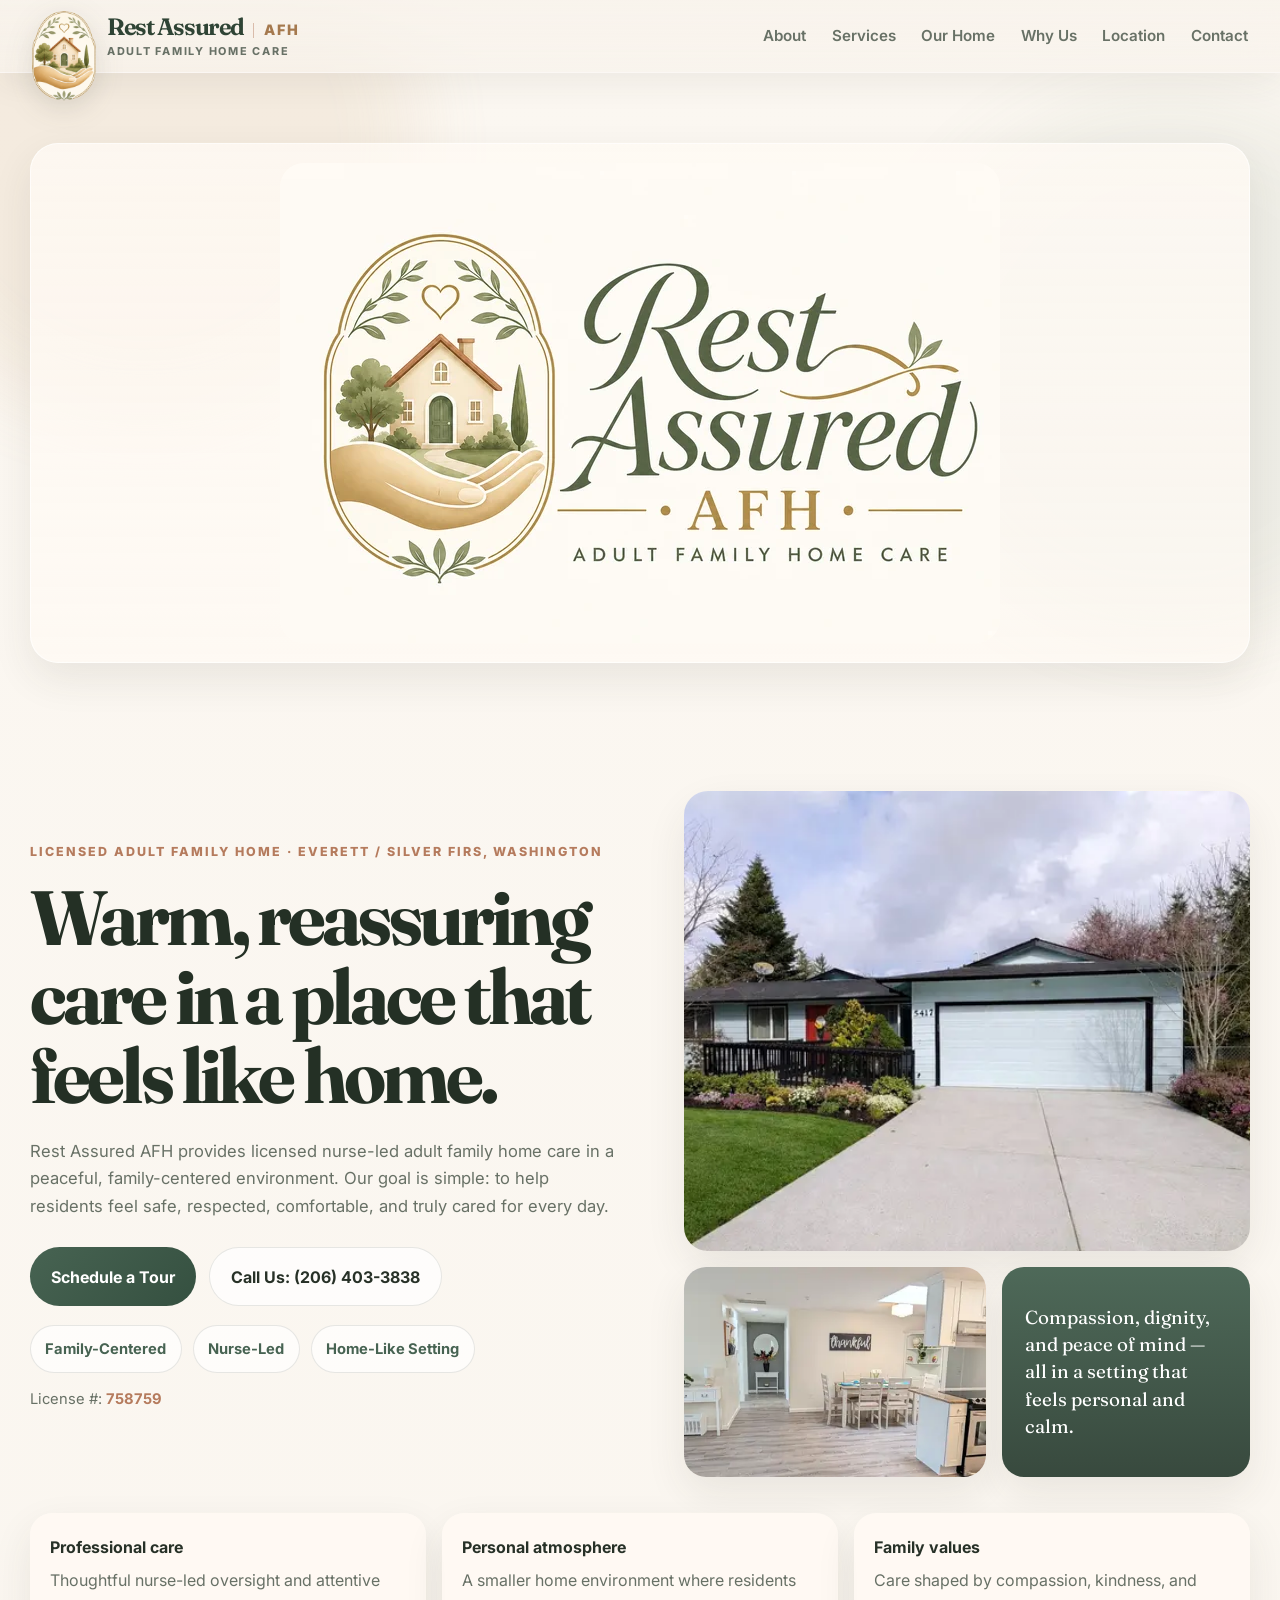
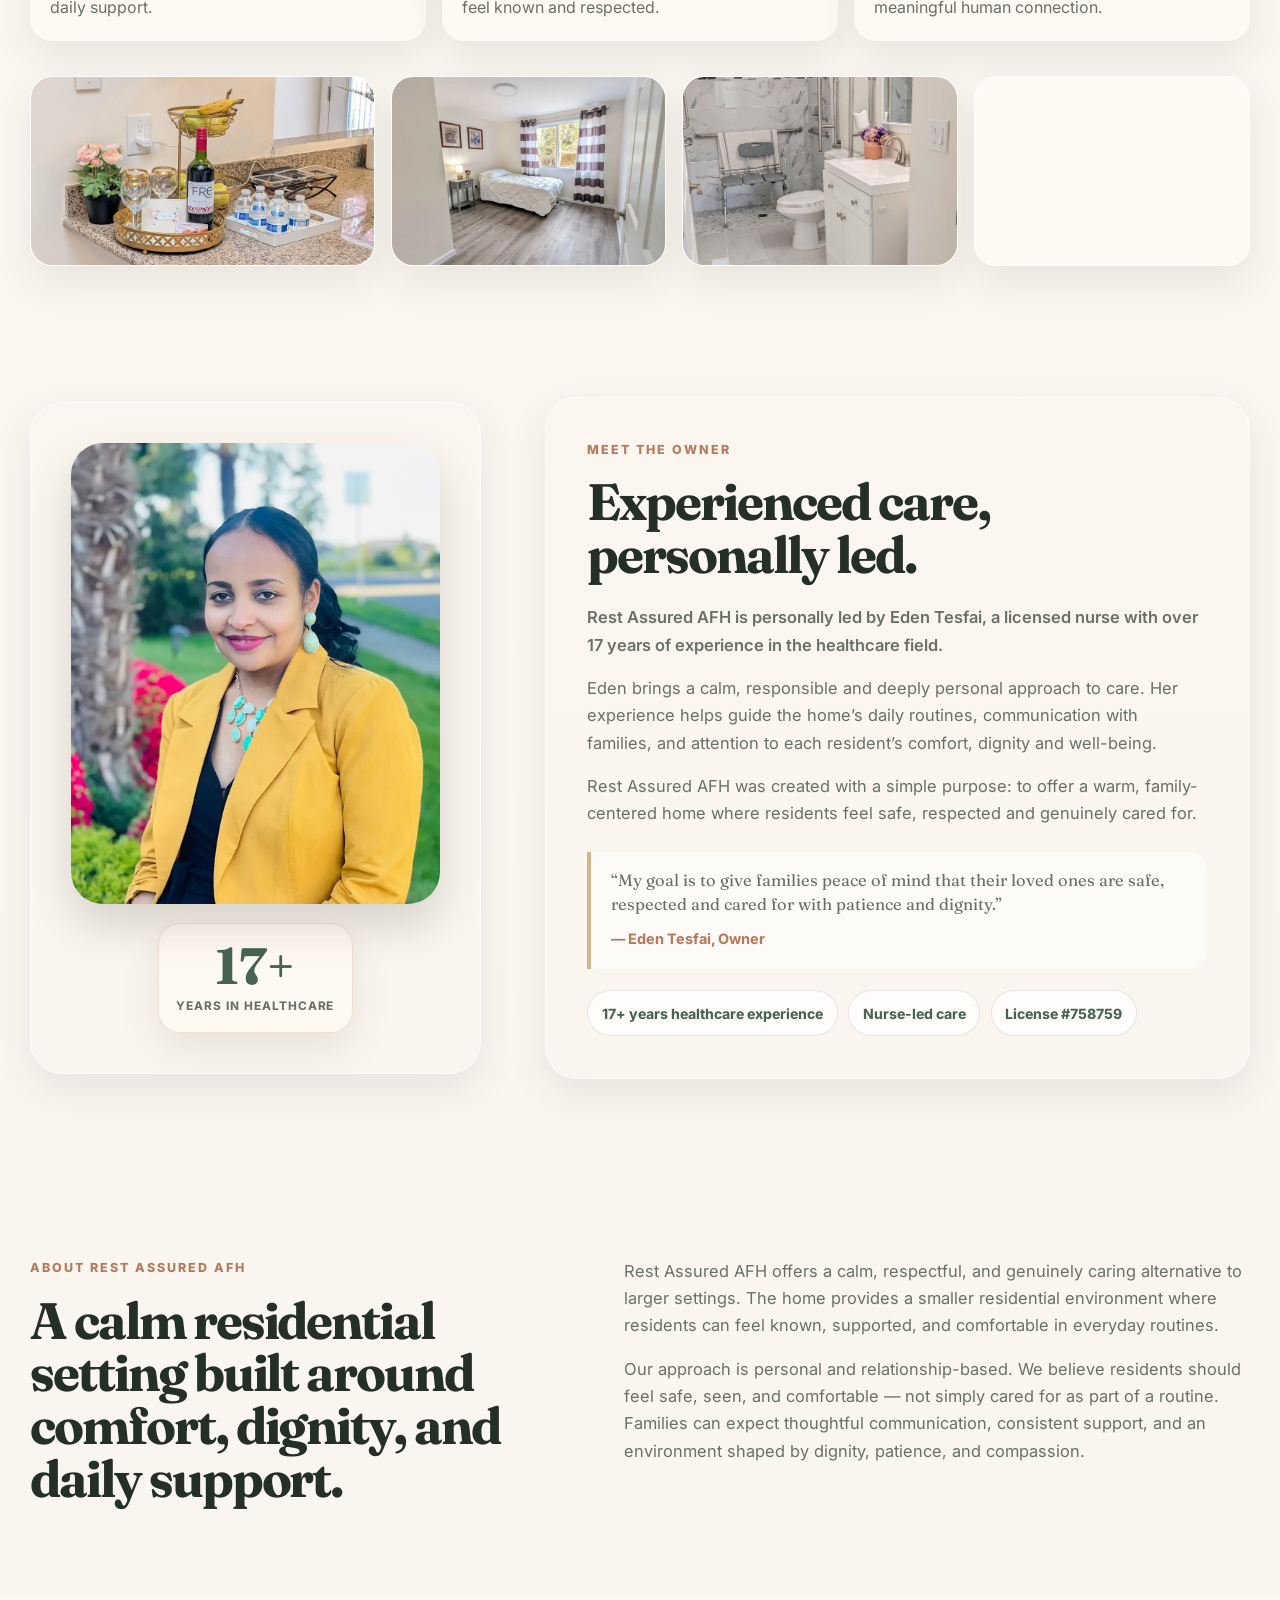
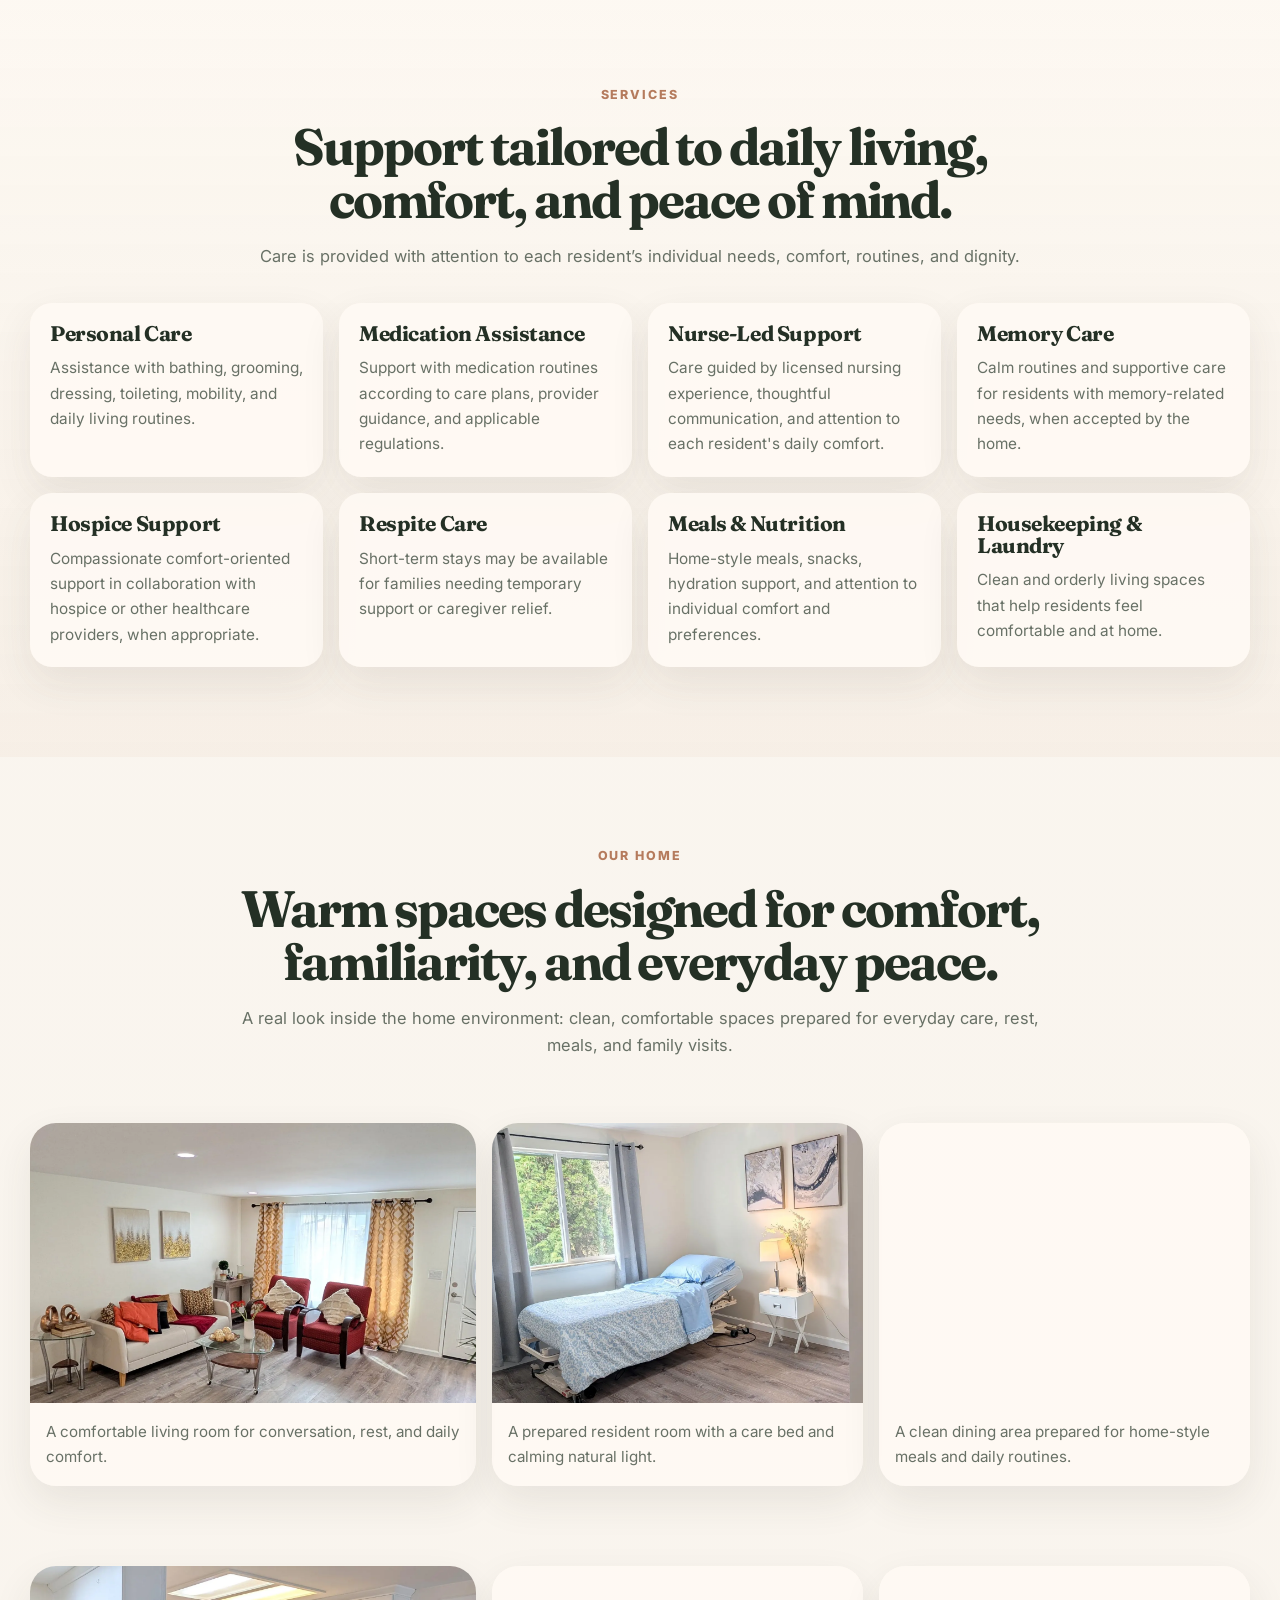
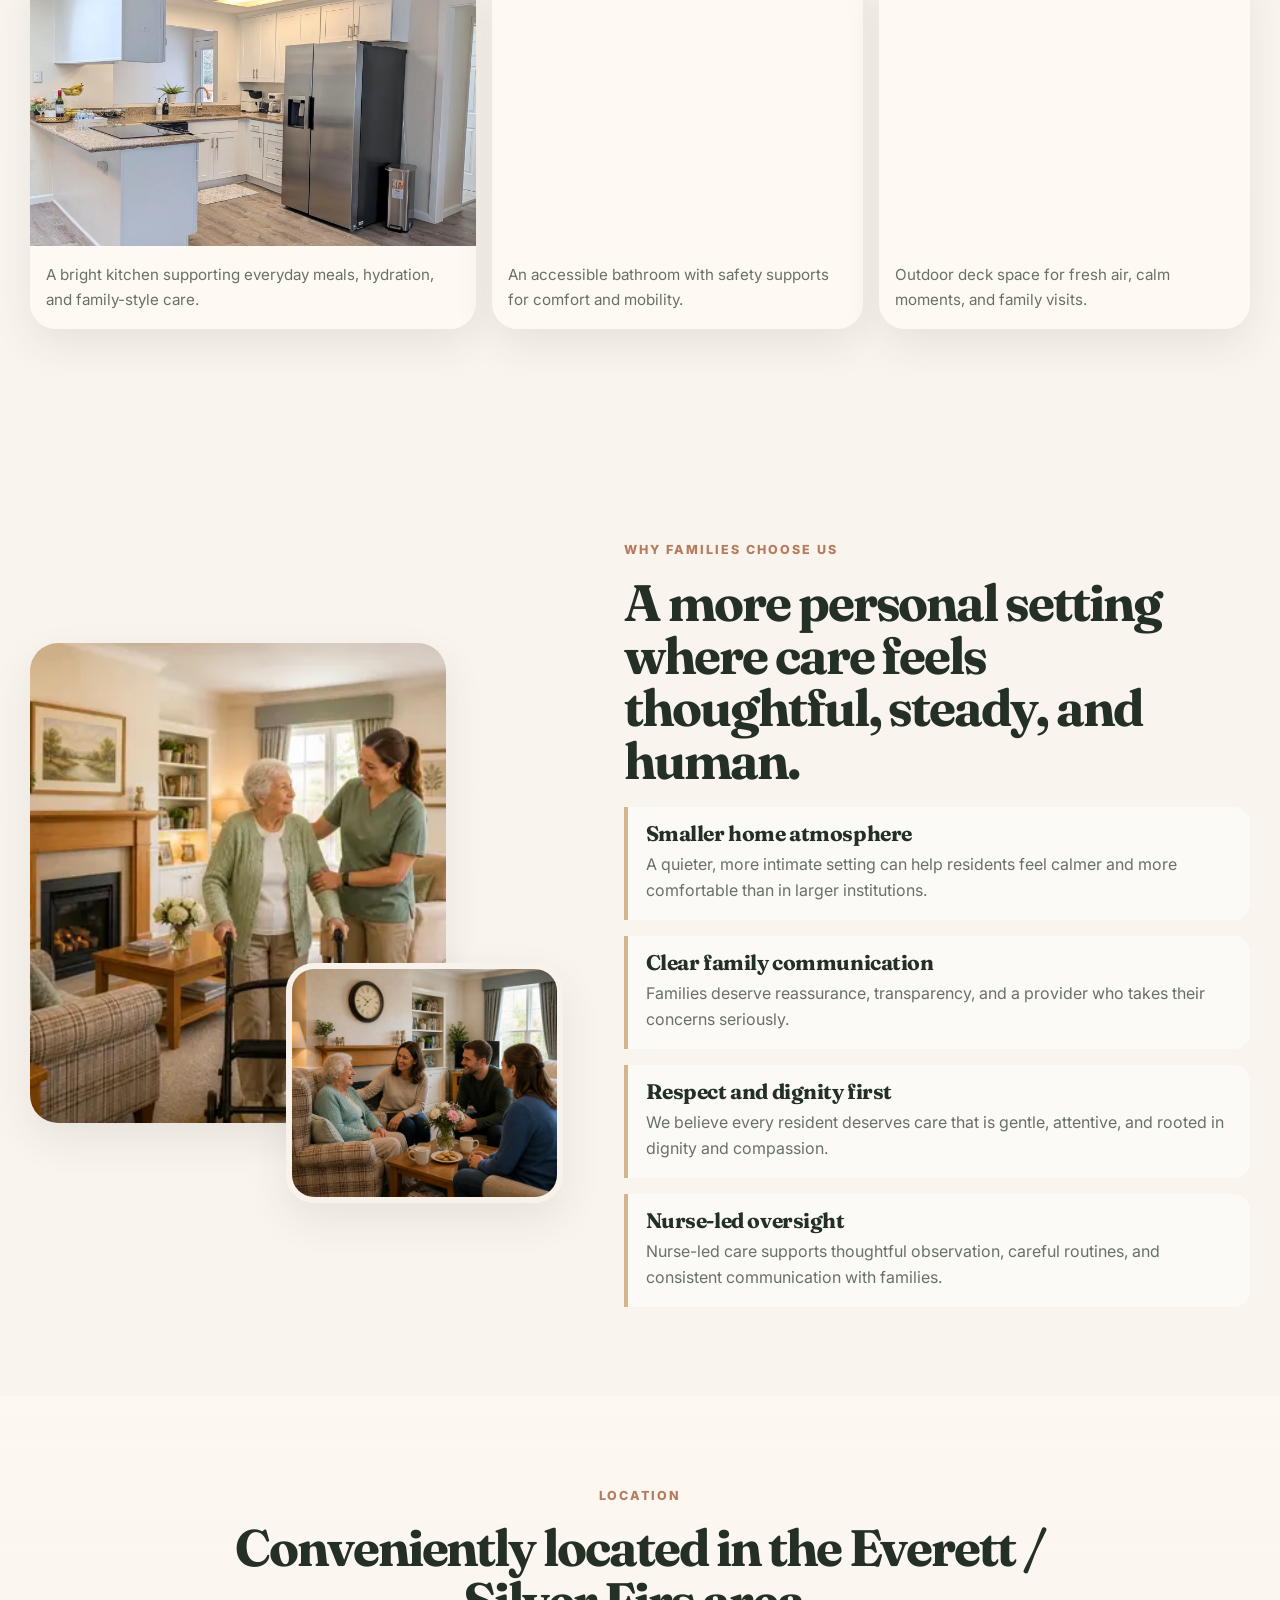
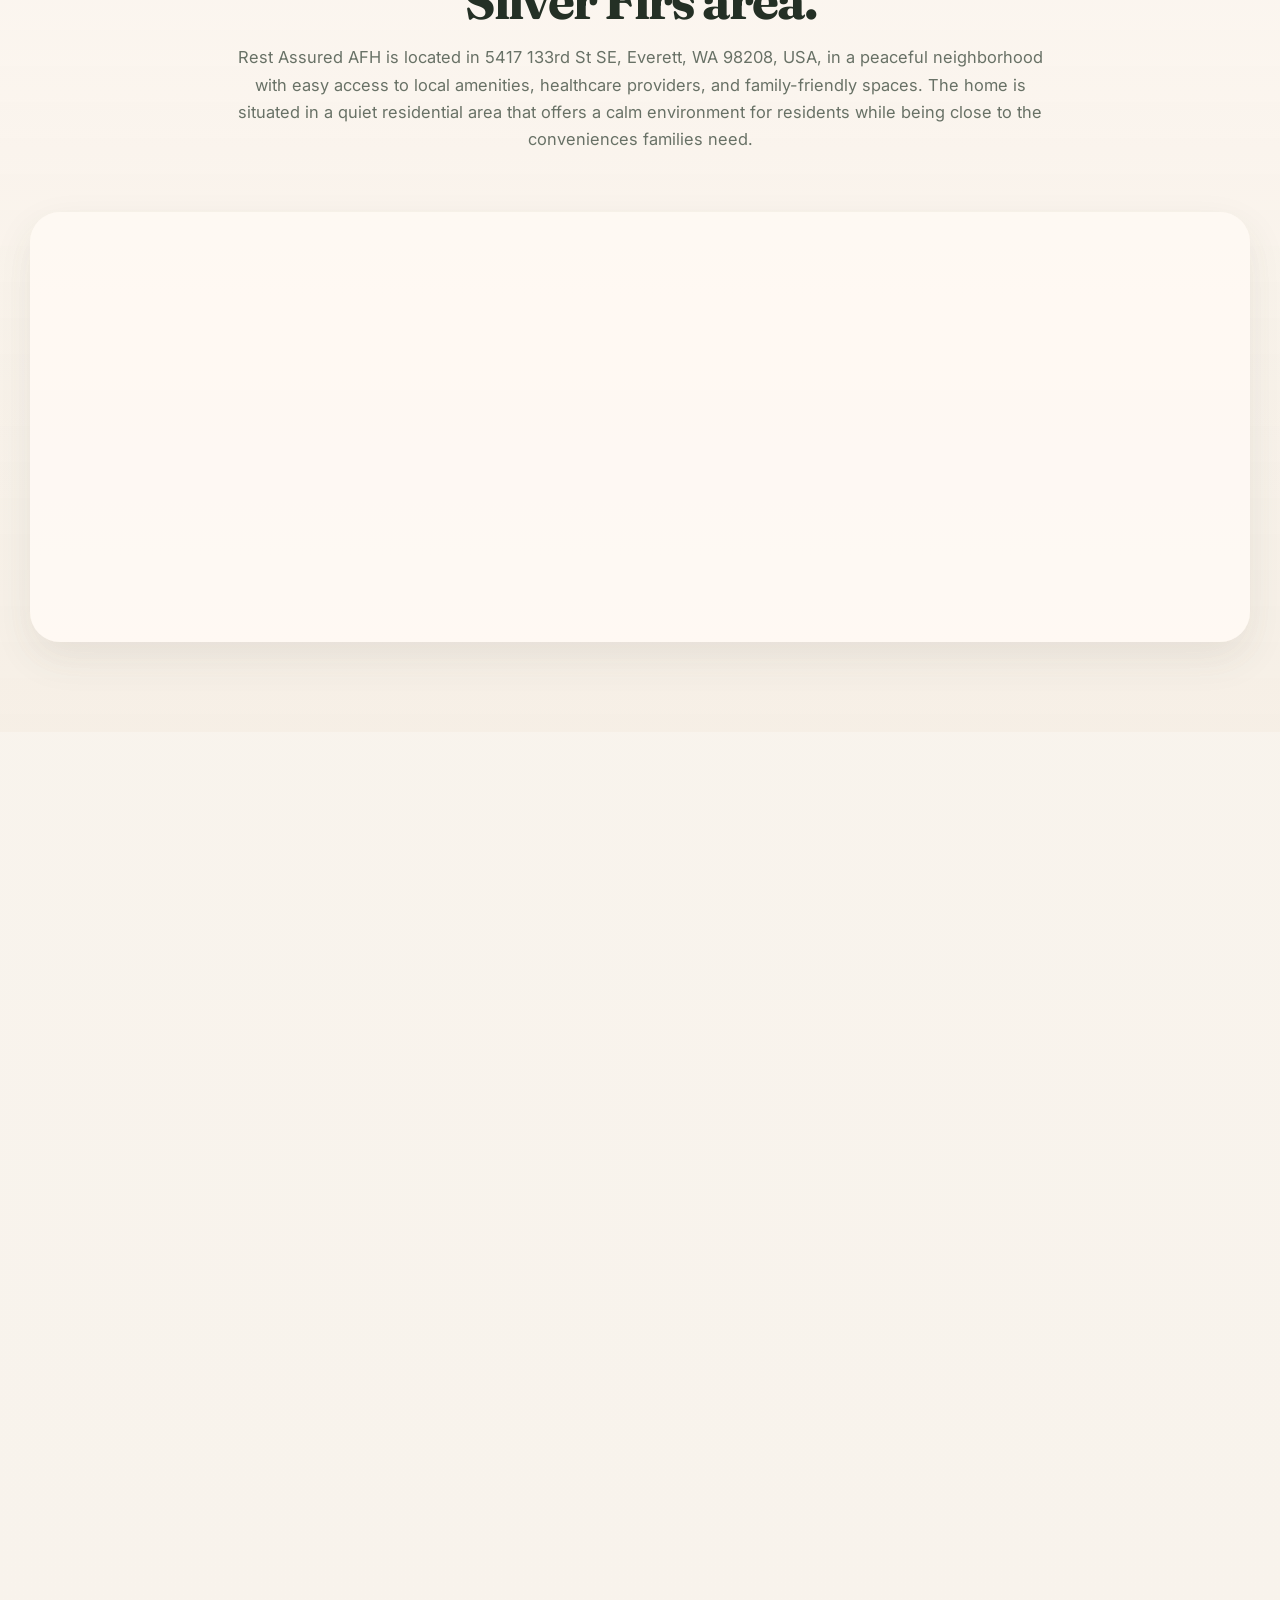
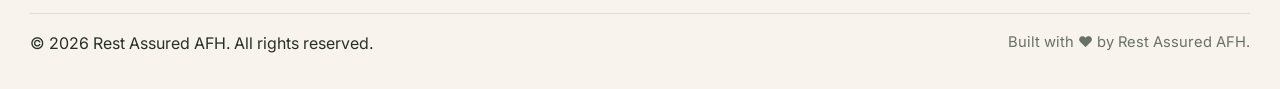
<file: index.html>
<!doctype html>
<html lang="en">
  <head>
    <meta charset="utf-8" />
    <meta content="width=device-width, initial-scale=1.0" name="viewport" />
    <meta
      content="Rest Assured AFH is a licensed adult family home in Everett / Silver Firs, WA, offering warm, family-centered residential care in a comfortable home setting."
      name="description"
    />
    <title>Rest Assured AFH | Licensed Adult Family Home in Everett, WA</title>
    <link href="https://fonts.googleapis.com" rel="preconnect" />
    <link crossorigin="" href="https://fonts.gstatic.com" rel="preconnect" />
    <link
      as="style"
      href="https://fonts.googleapis.com/css2?family=Inter:wght@400;500;600;700;800&amp;family=Fraunces:opsz,wght@9..144,500;9..144,600;9..144,700&amp;display=swap"
      onload="
        this.onload = null;
        this.rel = 'stylesheet';
      "
      rel="preload"
    />
    <noscript>
      <link
        href="https://fonts.googleapis.com/css2?family=Inter:wght@400;500;600;700;800&amp;family=Fraunces:opsz,wght@9..144,500;9..144,600;9..144,700&amp;display=swap"
        rel="stylesheet"
      />
    </noscript>
    <link
      rel="icon"
      type="image/png"
      sizes="32x32"
      href="assets/favicon-32x32.png"
    />
    <link
      rel="apple-touch-icon"
      sizes="180x180"
      href="assets/apple-touch-icon.png"
    />
    <link href="style.css" rel="stylesheet" />
    <link href="https://restassuredafh.com/" rel="canonical" />
    <meta content="index, follow" name="robots" />
    <meta content="website" property="og:type" />
    <meta
      content="Rest Assured AFH | Licensed Adult Family Home in Everett, WA"
      property="og:title"
    />
    <meta
      content="Warm, family-centered adult family home care in Everett / Silver Firs, Washington."
      property="og:description"
    />
    <meta content="https://restassuredafh.com/" property="og:url" />
    <meta
      content="https://restassuredafh.com/assets/real-exterior-front.webp"
      property="og:image"
    />
    <meta content="summary_large_image" name="twitter:card" />
    <script type="application/ld+json">
      {
        "@context": "https://schema.org",
        "@graph": [
          {
            "@type": "LocalBusiness",
            "@id": "https://restassuredafh.com/#business",
            "name": "Rest Assured AFH",
            "description": "Licensed adult family home care in Everett / Silver Firs, Washington.",
            "url": "https://restassuredafh.com/",
            "telephone": "+14253323455",
            "email": "restassuredafh@gmail.com",
            "image": "https://restassuredafh.com/assets/real-exterior-front.webp",
            "address": {
              "@type": "PostalAddress",
              "streetAddress": "5417 133rd St SE",
              "addressLocality": "Everett",
              "addressRegion": "WA",
              "postalCode": "98208",
              "addressCountry": "US"
            },
            "areaServed": [
              "Everett, WA",
              "Silver Firs, WA",
              "Mill Creek, WA",
              "Snohomish County, WA"
            ],
            "identifier": "License #758759",
            "founder": {
              "@id": "https://restassuredafh.com/#eden-tesfai"
            }
          },
          {
            "@type": "Person",
            "@id": "https://restassuredafh.com/#eden-tesfai",
            "name": "Eden Tesfai",
            "jobTitle": "Owner",
            "worksFor": {
              "@id": "https://restassuredafh.com/#business"
            },
            "description": "Owner of Rest Assured AFH with over 17 years of healthcare experience."
          }
        ]
      }
    </script>
  </head>
  <body>
    <div class="site-bg-glow site-bg-glow-left"></div>
    <div class="site-bg-glow site-bg-glow-right"></div>
    <header class="site-header">
      <div class="container header-inner">
        <a
          aria-label="Rest Assured AFH home"
          class="brand brand-v22"
          href="#top"
        >
          <span aria-hidden="true" class="brand-mark-v22">
            <img
              alt=""
              decoding="async"
              height="253"
              loading="eager"
              src="assets/logo/generated/rest-assured-emblem-header.webp"
              width="180"
            />
          </span>
          <span class="brand-wordmark-v22">
            <span class="brand-title-line">
              <span class="brand-rest-v22"> Rest Assured </span>
              <span class="brand-afh-v22"> AFH </span>
            </span>
            <small> Adult Family Home Care </small>
          </span>
        </a>
        <button
          aria-controls="site-nav"
          aria-expanded="false"
          aria-label="Open navigation"
          class="nav-toggle"
        >
          <span> </span>
          <span> </span>
          <span> </span>
        </button>
        <nav aria-label="Primary navigation" class="site-nav" id="site-nav">
          <a href="#about"> About </a>
          <a href="#services"> Services </a>
          <a href="#gallery"> Our Home </a>
          <a href="#care"> Why Us </a>
          <a href="#location"> Location </a>
          <a href="#contact"> Contact </a>
        </nav>
      </div>
    </header>
    <main id="top">
      <section class="logo-showcase" data-reveal="">
        <div class="container">
          <div class="logo-showcase-card">
            <img
              alt="Rest Assured AFH Adult Family Home Care logo"
              decoding="async"
              height="480"
              fetchpriority="high"
              loading="eager"
              src="assets/logo-v23-full-display.webp"
              width="720"
            />
          </div>
        </div>
      </section>
      <section class="hero" data-reveal="">
        <div class="container hero-grid">
          <div class="hero-copy">
            <p class="eyebrow">
              Licensed Adult Family Home &middot; Everett / Silver Firs,
              Washington
            </p>
            <h1>Warm, reassuring care in a place that feels like home.</h1>
            <p class="hero-lead">
              Rest Assured AFH provides licensed nurse-led adult family home
              care in a peaceful, family-centered environment. Our goal is
              simple: to help residents feel safe, respected, comfortable, and
              truly cared for every day.
            </p>
            <div class="hero-actions">
              <a
                class="button button-primary"
                href="mailto:restassuredafh@gmail.com?subject=Schedule%20a%20Tour%20-%20Rest%20Assured%20AFH"
              >
                Schedule a Tour
              </a>
              <a
                class="button button-secondary button-call"
                href="tel:+12064033838"
              >
                Call Us: (206) 403-3838
              </a>
            </div>
            <div class="hero-badges">
              <span> Family-Centered </span>
              <span> Nurse-Led </span>
              <span> Home-Like Setting </span>
            </div>
            <p class="hero-note">
              License #:
              <span class="placeholder"> 758759 </span>
            </p>
          </div>
          <div class="hero-visual-card" data-parallax="0.10">
            <div class="hero-image-frame hero-image-main">
              <img
                alt="Exterior of Rest Assured AFH, a licensed adult family home in Everett, Washington"
                data-full-src="assets/real-exterior-front.webp"
                decoding="async"
                fetchpriority="high"
                loading="eager"
                src="assets/real-exterior-front-640-q72.webp"
                width="640"
                height="404"
              />
            </div>
            <div class="hero-mini-panels">
              <div class="mini-panel">
                <img
                  alt="Open dining and kitchen area inside Rest Assured AFH in Everett, Washington"
                  data-full-src="assets/real-open-floor-dining-kitchen.webp"
                  decoding="async"
                  height="270"
                  loading="lazy"
                  sizes="(max-width: 900px) 50vw, 25vw"
                  src="assets/real-open-floor-dining-kitchen-480.webp"
                  srcset="
                    assets/real-open-floor-dining-kitchen-480.webp  480w,
                    assets/real-open-floor-dining-kitchen-760.webp  760w,
                    assets/real-open-floor-dining-kitchen.webp     1800w
                  "
                  width="480"
                />
              </div>
              <div class="mini-panel quote-panel">
                <p>
                  Compassion, dignity, and peace of mind &mdash; all in a
                  setting that feels personal and calm.
                </p>
              </div>
            </div>
          </div>
        </div>
      </section>
      <section class="intro-ribbon" data-reveal="">
        <div class="container intro-ribbon-grid">
          <article>
            <strong> Professional care </strong>
            <p>Thoughtful nurse-led oversight and attentive daily support.</p>
          </article>
          <article>
            <strong> Personal atmosphere </strong>
            <p>
              A smaller home environment where residents feel known and
              respected.
            </p>
          </article>
          <article>
            <strong> Family values </strong>
            <p>
              Care shaped by compassion, kindness, and meaningful human
              connection.
            </p>
          </article>
        </div>
      </section>
      <section
        aria-label="Real home photos"
        class="real-photo-strip"
        data-reveal=""
      >
        <div class="container real-photo-strip-grid">
          <img
            alt="Welcome tray for families and visitors at Rest Assured AFH"
            data-full-src="assets/real-welcome-tray-wide.webp"
            decoding="async"
            height="1012"
            loading="lazy"
            src="assets/real-welcome-tray-wide.webp"
            width="1800"
          />
          <img
            alt="Resident bedroom with natural light at Rest Assured AFH"
            data-full-src="assets/real-bedroom-guest-room.webp"
            decoding="async"
            height="1012"
            loading="lazy"
            src="assets/real-bedroom-guest-room.webp"
            width="1800"
          />
          <img
            alt="Accessible bathroom with safety rails at Rest Assured AFH"
            data-full-src="assets/real-bathroom-accessible-portrait.webp"
            decoding="async"
            height="2048"
            loading="lazy"
            src="assets/real-bathroom-accessible-portrait.webp"
            width="1152"
          />
          <img
            alt="Dining area and personal shelf space at Rest Assured AFH"
            data-full-src="assets/real-dining-shelf.webp"
            decoding="async"
            height="1012"
            loading="lazy"
            src="assets/real-dining-shelf.webp"
            width="1800"
          />
        </div>
      </section>
      <section
        id="about"
        class="section owner-section owner-spotlight"
        data-reveal
      >
        <div class="container owner-spotlight-grid">
          <div class="owner-visual-card" aria-hidden="true">
            <div class="owner-visual-glow"></div>

            <picture>
              <source
                srcset="assets/owner/generated/eden-tesfay-owner-640.webp"
                type="image/webp"
              />
              <img
                src="assets/owner/generated/eden-tesfay-owner-640.webp"
                alt="Eden Tesfai, owner of Rest Assured AFH"
                class="owner-portrait"
                width="640"
                height="auto"
                loading="lazy"
                decoding="async"
              />
            </picture>

            <div class="owner-stat-card">
              <strong>17+</strong>
              <span>Years in healthcare</span>
            </div>
          </div>

          <div class="owner-content-card">
            <p class="eyebrow">Meet the Owner</p>
            <h2>Experienced care, personally led.</h2>

            <p class="owner-lead">
              Rest Assured AFH is personally led by Eden Tesfai, a licensed
              nurse with over 17 years of experience in the healthcare field.
            </p>

            <p>
              Eden brings a calm, responsible and deeply personal approach to
              care. Her experience helps guide the home’s daily routines,
              communication with families, and attention to each resident’s
              comfort, dignity and well-being.
            </p>

            <p>
              Rest Assured AFH was created with a simple purpose: to offer a
              warm, family-centered home where residents feel safe, respected
              and genuinely cared for.
            </p>

            <blockquote class="owner-quote">
              <p>
                “My goal is to give families peace of mind that their loved ones
                are safe, respected and cared for with patience and dignity.”
              </p>
              <cite>— Eden Tesfai, Owner</cite>
            </blockquote>

            <div class="owner-highlights">
              <span>17+ years healthcare experience</span>
              <span>Nurse-led care</span>
              <span>License #758759</span>
            </div>
          </div>
        </div>
      </section>
      <section class="section" data-reveal="" id="about-us">
        <div class="container two-col about-grid">
          <div>
            <p class="eyebrow">About Rest Assured AFH</p>
            <h2>
              A calm residential setting built around comfort, dignity, and
              daily support.
            </h2>
          </div>
          <div class="body-copy">
            <p>
              Rest Assured AFH offers a calm, respectful, and genuinely caring
              alternative to larger settings. The home provides a smaller
              residential environment where residents can feel known, supported,
              and comfortable in everyday routines.
            </p>
            <p>
              Our approach is personal and relationship-based. We believe
              residents should feel safe, seen, and comfortable &mdash; not
              simply cared for as part of a routine. Families can expect
              thoughtful communication, consistent support, and an environment
              shaped by dignity, patience, and compassion.
            </p>
          </div>
        </div>
      </section>
      <section class="section section-soft" data-reveal="" id="services">
        <div class="container">
          <div class="section-head centered">
            <p class="eyebrow">Services</p>
            <h2>
              Support tailored to daily living, comfort, and peace of mind.
            </h2>
            <p>
              Care is provided with attention to each resident&rsquo;s
              individual needs, comfort, routines, and dignity.
            </p>
          </div>
          <div class="services-grid">
            <article class="service-card reveal-up" data-reveal="">
              <h3>Personal Care</h3>
              <p>
                Assistance with bathing, grooming, dressing, toileting,
                mobility, and daily living routines.
              </p>
            </article>
            <article class="service-card reveal-up" data-reveal="">
              <h3>Medication Assistance</h3>
              <p>
                Support with medication routines according to care plans,
                provider guidance, and applicable regulations.
              </p>
            </article>
            <article class="service-card reveal-up" data-reveal="">
              <h3>Nurse-Led Support</h3>
              <p>
                Care guided by licensed nursing experience, thoughtful
                communication, and attention to each resident's daily comfort.
              </p>
            </article>
            <article class="service-card reveal-up" data-reveal="">
              <h3>Memory Care</h3>
              <p>
                Calm routines and supportive care for residents with
                memory-related needs, when accepted by the home.
              </p>
            </article>
            <article class="service-card reveal-up" data-reveal="">
              <h3>Hospice Support</h3>
              <p>
                Compassionate comfort-oriented support in collaboration with
                hospice or other healthcare providers, when appropriate.
              </p>
            </article>
            <article class="service-card reveal-up" data-reveal="">
              <h3>Respite Care</h3>
              <p>
                Short-term stays may be available for families needing temporary
                support or caregiver relief.
              </p>
            </article>
            <article class="service-card reveal-up" data-reveal="">
              <h3>Meals &amp; Nutrition</h3>
              <p>
                Home-style meals, snacks, hydration support, and attention to
                individual comfort and preferences.
              </p>
            </article>
            <article class="service-card reveal-up" data-reveal="">
              <h3>Housekeeping &amp; Laundry</h3>
              <p>
                Clean and orderly living spaces that help residents feel
                comfortable and at home.
              </p>
            </article>
          </div>
        </div>
      </section>
      <section class="section" data-reveal="" id="gallery">
        <div class="container">
          <div class="section-head centered">
            <p class="eyebrow">Our Home</p>
            <h2>
              Warm spaces designed for comfort, familiarity, and everyday peace.
            </h2>
            <p>
              A real look inside the home environment: clean, comfortable spaces
              prepared for everyday care, rest, meals, and family visits.
            </p>
          </div>
          <div class="gallery-grid">
            <figure class="gallery-card reveal-up" data-reveal="">
              <img
                alt="Bright shared living room at Rest Assured AFH adult family home"
                data-full-src="assets/real-living-room.webp"
                decoding="async"
                height="1012"
                loading="lazy"
                src="assets/real-living-room.webp"
                width="1800"
              />
              <figcaption>
                A comfortable living room for conversation, rest, and daily
                comfort.
              </figcaption>
            </figure>
            <figure class="gallery-card reveal-up" data-reveal="">
              <img
                alt="Comfortable resident bedroom with care bed at Rest Assured AFH"
                data-full-src="assets/real-bedroom-care-bed.webp"
                decoding="async"
                height="1012"
                loading="lazy"
                src="assets/real-bedroom-care-bed.webp"
                width="1800"
              />
              <figcaption>
                A prepared resident room with a care bed and calming natural
                light.
              </figcaption>
            </figure>
            <figure class="gallery-card reveal-up" data-reveal="">
              <img
                alt="Warm dining room for home-style meals at Rest Assured AFH"
                data-full-src="assets/real-dining-wide.webp"
                decoding="async"
                height="1012"
                loading="lazy"
                src="assets/real-dining-wide.webp"
                width="1800"
              />
              <figcaption>
                A clean dining area prepared for home-style meals and daily
                routines.
              </figcaption>
            </figure>
            <figure class="gallery-card reveal-up" data-reveal="">
              <img
                alt="Clean kitchen used for home-style care and meals at Rest Assured AFH"
                data-full-src="assets/real-kitchen-wide.webp"
                decoding="async"
                height="1012"
                loading="lazy"
                src="assets/real-kitchen-wide.webp"
                width="1800"
              />
              <figcaption>
                A bright kitchen supporting everyday meals, hydration, and
                family-style care.
              </figcaption>
            </figure>
            <figure class="gallery-card reveal-up" data-reveal="">
              <img
                alt="Accessible bathroom prepared for resident comfort and safety"
                data-full-src="assets/real-bathroom-accessible-wide.webp"
                decoding="async"
                height="1012"
                loading="lazy"
                src="assets/real-bathroom-accessible-wide.webp"
                width="1800"
              />
              <figcaption>
                An accessible bathroom with safety supports for comfort and
                mobility.
              </figcaption>
            </figure>
            <figure class="gallery-card reveal-up" data-reveal="">
              <img
                alt="Clean outdoor patio deck at Rest Assured AFH"
                data-full-src="assets/real-patio-clean.webp"
                decoding="async"
                height="941"
                loading="lazy"
                src="assets/real-patio-clean.webp"
                width="1672"
              />
              <figcaption>
                Outdoor deck space for fresh air, calm moments, and family
                visits.
              </figcaption>
            </figure>
          </div>
        </div>
      </section>
      <section class="section care-section" data-reveal="" id="care">
        <div class="container two-col care-grid">
          <div class="care-visual-stack">
            <div class="stack-card">
              <img
                alt="Warm caregiver supporting an elderly resident"
                decoding="async"
                loading="lazy"
                src="assets/caregiver-support-480.webp"
                srcset="
                  assets/caregiver-support-480.webp  480w,
                  assets/caregiver-support-760.webp  760w,
                  assets/caregiver-support.webp     1448w
                "
                sizes="(max-width: 900px) 100vw, 380px"
                width="480"
                height="360"
              />
            </div>
            <div class="stack-card small-stack-card">
              <img
                alt="Family gathered warmly in the home"
                decoding="async"
                height="1086"
                loading="lazy"
                src="assets/family-gathering.webp"
                width="1448"
              />
            </div>
          </div>
          <div>
            <p class="eyebrow">Why Families Choose Us</p>
            <h2>
              A more personal setting where care feels thoughtful, steady, and
              human.
            </h2>
            <div class="feature-list">
              <article class="feature-item reveal-up" data-reveal="">
                <h3>Smaller home atmosphere</h3>
                <p>
                  A quieter, more intimate setting can help residents feel
                  calmer and more comfortable than in larger institutions.
                </p>
              </article>
              <article class="feature-item reveal-up" data-reveal="">
                <h3>Clear family communication</h3>
                <p>
                  Families deserve reassurance, transparency, and a provider who
                  takes their concerns seriously.
                </p>
              </article>
              <article class="feature-item reveal-up" data-reveal="">
                <h3>Respect and dignity first</h3>
                <p>
                  We believe every resident deserves care that is gentle,
                  attentive, and rooted in dignity and compassion.
                </p>
              </article>
              <article class="feature-item reveal-up" data-reveal="">
                <h3>Nurse-led oversight</h3>
                <p>
                  Nurse-led care supports thoughtful observation, careful
                  routines, and consistent communication with families.
                </p>
              </article>
            </div>
          </div>
        </div>
      </section>
      <section class="section section-soft" data-reveal="" id="location">
        <div class="container">
          <div class="section-head centered">
            <p class="eyebrow">Location</p>
            <h2>Conveniently located in the Everett / Silver Firs area.</h2>
            <p>
              Rest Assured AFH is located in 5417 133rd St SE, Everett, WA
              98208, USA, in a peaceful neighborhood with easy access to local
              amenities, healthcare providers, and family-friendly spaces. The
              home is situated in a quiet residential area that offers a calm
              environment for residents while being close to the conveniences
              families need.
              <br />
              <br />
            </p>
          </div>
          <div class="map-shell">
            <iframe
              allowfullscreen=""
              height="450"
              loading="lazy"
              referrerpolicy="no-referrer-when-downgrade"
              src="https://www.google.com/maps/embed?pb=!1m18!1m12!1m3!1d109033.46519612601!2d-122.230285664137!3d47.88776290950776!2m3!1f0!2f0!3f0!3m2!1i1024!2i768!4f13.1!3m3!1m2!1s0x549007ae22173083%3A0xfec19db5506b8b37!2s5417%20133rd%20St%20SE%2C%20Everett%2C%20WA%2098208%2C%20USA!5e0!3m2!1sde!2sch!4v1777726258445!5m2!1sde!2sch"
              style="border: 0"
              title="Map showing the Rest Assured AFH location in Everett, Washington"
              width="600"
            >
            </iframe>
          </div>
        </div>
      </section>
      <section class="section contact-section" data-reveal="" id="contact">
        <div class="container">
          <div class="contact-card">
            <div>
              <p class="eyebrow">Contact</p>
              <h2>Let&rsquo;s talk about the care your loved one needs.</h2>
              <p>
                Choosing the right adult family home is a meaningful decision.
                We welcome your questions and would be honored to speak with you
                about whether Rest Assured AFH may be the right fit.
              </p>
            </div>
            <div class="contact-info-grid">
              <a href="tel:+14253323455">
                <span> Home Phone </span>
                <strong> (425) 332-3455 </strong>
              </a>
              <a href="tel:+12064033838">
                <span> Mobile Phone </span>
                <strong> (206) 403-3838 </strong>
              </a>
              <a href="mailto:restassuredafh@gmail.com">
                <span> Email </span>
                <strong> restassuredafh@gmail.com </strong>
              </a>
              <div>
                <span> Service Area </span>
                <strong> Everett / Silver Firs, Washington </strong>
              </div>
              <div>
                <span> Tour Availability </span>
                <strong> Private tours by appointment </strong>
              </div>
            </div>
            <div class="contact-actions">
              <a
                class="button button-primary button-call"
                href="mailto:restassuredafh@gmail.com?subject=Tour%20Request%20-%20Rest%20Assured%20AFH"
              >
                Email to Schedule a Tour
              </a>

              <a
                class="button button-secondary button-call"
                href="tel:+12064033838"
              >
                Call Us
              </a>

              <a
                class="button button-secondary button-call"
                href="/save-contact/"
              >
                Save Contact
              </a>
            </div>
            <p class="contact-note">
              Please do not send detailed medical information by email. A full
              care discussion should take place privately during the intake
              process.
            </p>
          </div>
        </div>
      </section>
    </main>
    <footer class="site-footer">
      <div class="container footer-inner">
        <p>
          &copy;
          <span id="year"> </span>
          Rest Assured AFH. All rights reserved.
        </p>
        <p>Built with ❤ by Rest Assured AFH.</p>
      </div>
    </footer>
    <script src="script.js"></script>
  </body>
</html>
</file>
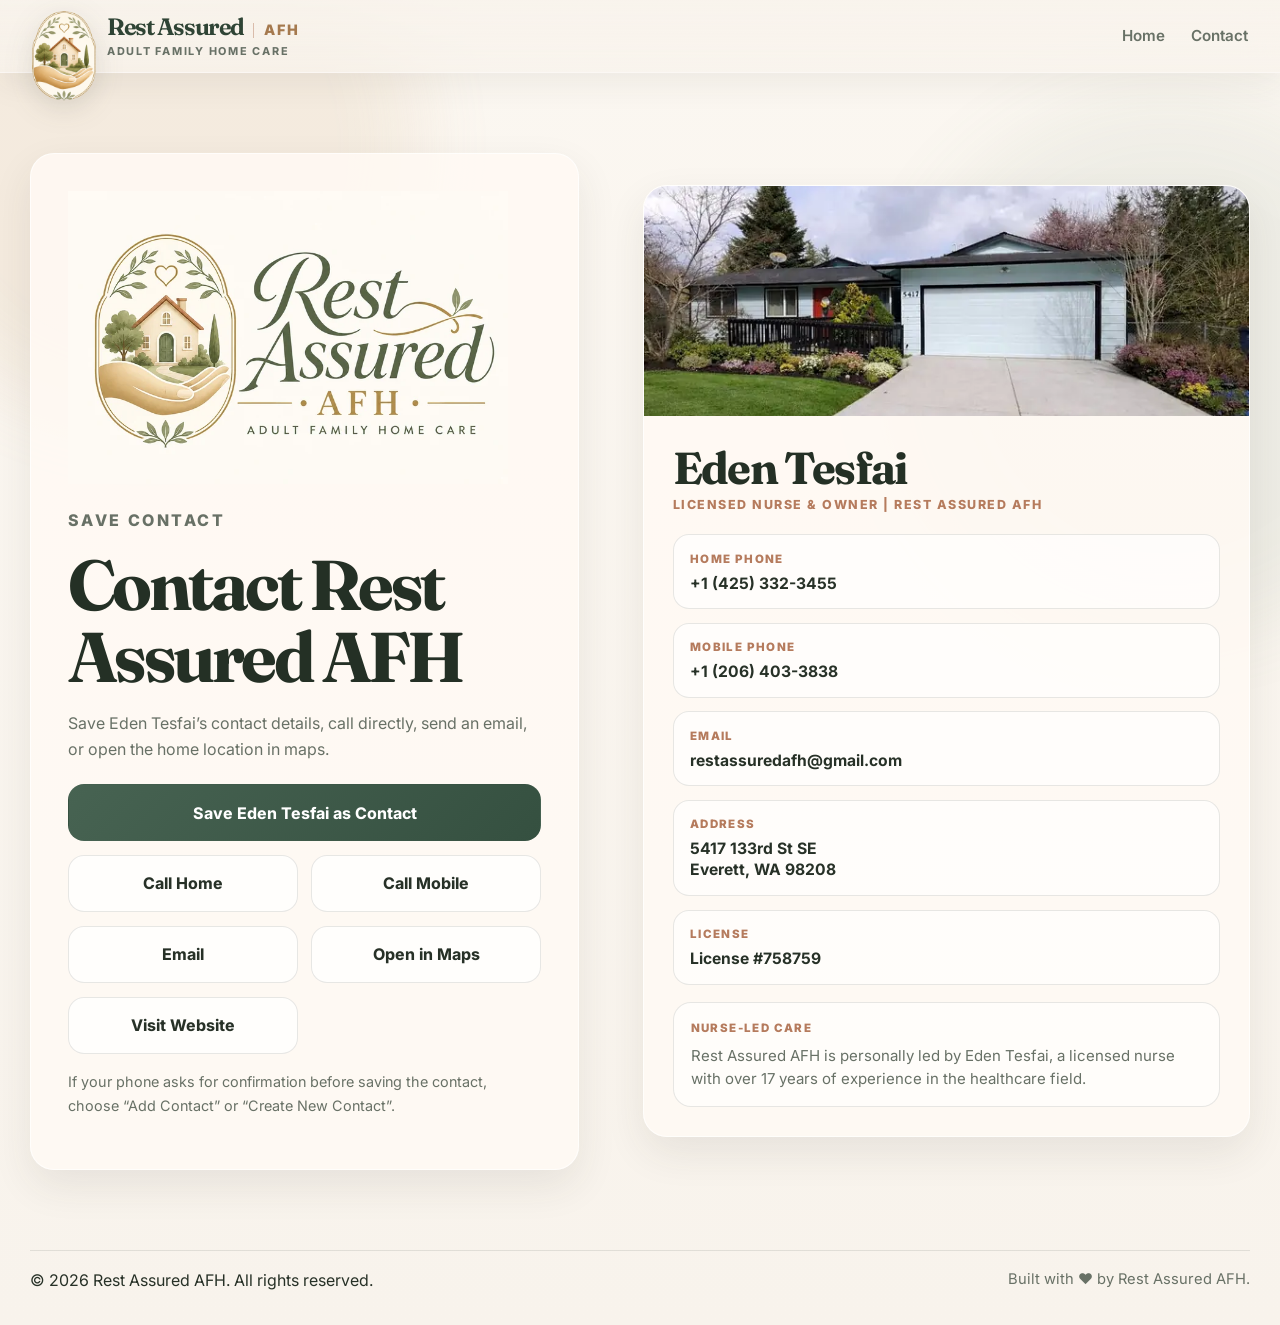
<file: save-contact/index.html>
<!doctype html>
<html lang="en">
  <head>
    <meta charset="utf-8" />
    <meta content="width=device-width, initial-scale=1.0" name="viewport" />
    <meta
      content="Save Eden Tesfai from Rest Assured AFH as a contact, call the home, email, or open the Everett, WA location in maps."
      name="description"
    />
    <title>Save Contact | Rest Assured AFH</title>
    <link
      rel="icon"
      type="image/png"
      sizes="32x32"
      href="/assets/favicon-32x32.png"
    />
    <link
      rel="apple-touch-icon"
      sizes="180x180"
      href="/assets/apple-touch-icon.png"
    />
    <link href="https://fonts.googleapis.com" rel="preconnect" />
    <link crossorigin="" href="https://fonts.gstatic.com" rel="preconnect" />
    <link
      as="style"
      href="https://fonts.googleapis.com/css2?family=Inter:wght@400;500;600;700;800&amp;family=Fraunces:opsz,wght@9..144,500;9..144,600;9..144,700&amp;display=swap"
      onload="
        this.onload = null;
        this.rel = 'stylesheet';
      "
      rel="preload"
    />
    <noscript>
      <link
        href="https://fonts.googleapis.com/css2?family=Inter:wght@400;500;600;700;800&amp;family=Fraunces:opsz,wght@9..144,500;9..144,600;9..144,700&amp;display=swap"
        rel="stylesheet"
      />
    </noscript>
    <link href="../style.css" rel="stylesheet" />
    <style>
      body {
        min-height: 100vh;
      }

      .save-contact-main {
        min-height: calc(100vh - 112px);
        display: grid;
        align-items: center;
        padding: clamp(2.5rem, 7vw, 5rem) 0;
      }

      .save-contact-grid {
        display: grid;
        grid-template-columns: minmax(0, 0.95fr) minmax(320px, 1.05fr);
        gap: clamp(1.5rem, 5vw, 4rem);
        align-items: center;
      }

      .save-contact-card,
      .save-contact-info-card {
        background: rgba(255, 250, 244, 0.86);
        border: 1px solid rgba(255, 255, 255, 0.66);
        box-shadow: var(--shadow-md);
        border-radius: 24px;
      }

      .save-contact-card {
        padding: clamp(1.4rem, 4vw, 2.3rem);
      }

      .save-contact-logo {
        width: min(440px, 100%);
        margin-bottom: 1.4rem;
      }

      .save-contact-title {
        max-width: 760px;
      }

      .save-contact-title h1 {
        font-size: clamp(2.5rem, 5.5vw, 4.7rem);
      }

      .save-contact-title p {
        color: var(--muted);
        font-size: clamp(1rem, 1.2vw, 1.12rem);
        max-width: 40rem;
      }

      .save-contact-actions {
        display: grid;
        grid-template-columns: repeat(2, minmax(0, 1fr));
        gap: 0.85rem;
        margin-top: 1.35rem;
      }

      .save-contact-action {
        display: flex;
        align-items: center;
        justify-content: center;
        min-height: 54px;
        padding: 0.9rem 1rem;
        border-radius: 16px;
        text-decoration: none;
        font-weight: 750;
        border: 1px solid var(--line);
        background: rgba(255, 255, 255, 0.74);
        color: var(--ink);
        transition:
          transform 0.15s ease,
          box-shadow 0.15s ease,
          background 0.15s ease;
        text-align: center;
      }

      .save-contact-action:hover {
        transform: translateY(-1px);
        box-shadow: 0 12px 28px rgba(54, 55, 41, 0.1);
      }

      .save-contact-action.primary {
        background: linear-gradient(135deg, var(--sage-deep), #355040);
        color: white;
        border-color: transparent;
        grid-column: 1 / -1;
      }

      .save-contact-info-card {
        overflow: hidden;
      }

      .save-contact-photo {
        width: 100%;
        height: 230px;
        object-fit: cover;
      }

      .save-contact-details {
        padding: clamp(1.2rem, 3vw, 1.8rem);
      }

      .save-contact-details h2 {
        font-size: clamp(2rem, 3.5vw, 3rem);
        margin-bottom: 0.25rem;
      }

      .save-contact-role {
        margin: 0 0 1.1rem;
        color: var(--clay);
        font-weight: 800;
        letter-spacing: 0.12em;
        text-transform: uppercase;
        font-size: 0.78rem;
      }

      .detail-list {
        display: grid;
        gap: 0.85rem;
        margin-top: 1.15rem;
      }

      .detail-row {
        padding: 0.9rem 1rem;
        border-radius: 16px;
        background: rgba(255, 255, 255, 0.64);
        border: 1px solid var(--line);
      }

      .detail-row span {
        display: block;
        color: var(--clay);
        font-size: 0.72rem;
        font-weight: 850;
        letter-spacing: 0.12em;
        text-transform: uppercase;
        margin-bottom: 0.25rem;
      }

      .detail-row strong {
        display: block;
        color: var(--ink);
        font-size: 0.98rem;
        line-height: 1.35;
        word-break: break-word;
      }

      .save-contact-note {
        margin-top: 1rem;
        color: var(--muted);
        font-size: 0.9rem;
      }

      .save-contact-footer {
        padding: 0 0 2rem;
      }

      @media (max-width: 900px) {
        .save-contact-grid {
          grid-template-columns: 1fr;
        }

        .save-contact-photo {
          height: 210px;
        }
      }

      @media (max-width: 560px) {
        .save-contact-actions {
          grid-template-columns: 1fr;
        }

        .save-contact-card,
        .save-contact-info-card {
          border-radius: 18px;
        }
      }
    </style>
    <link href="https://restassuredafh.com/save-contact/" rel="canonical" />
    <meta content="index, follow" name="robots" />
    <meta content="website" property="og:type" />
    <meta content="Save Contact | Rest Assured AFH" property="og:title" />
    <meta
      content="Save contact details for Eden Tesfai and Rest Assured AFH in Everett, Washington."
      property="og:description"
    />
    <meta
      content="https://restassuredafh.com/save-contact/"
      property="og:url"
    />
    <meta
      content="https://restassuredafh.com/assets/real-exterior-front.webp"
      property="og:image"
    />
    <meta content="summary_large_image" name="twitter:card" />
    <script type="application/ld+json">
      {
        "@context": "https://schema.org",
        "@type": "ContactPage",
        "name": "Save Contact | Rest Assured AFH",
        "url": "https://restassuredafh.com/save-contact/",
        "about": {
          "@type": "LocalBusiness",
          "name": "Rest Assured AFH",
          "telephone": "+14253323455",
          "email": "restassuredafh@gmail.com",
          "address": {
            "@type": "PostalAddress",
            "streetAddress": "5417 133rd St SE",
            "addressLocality": "Everett",
            "addressRegion": "WA",
            "postalCode": "98208",
            "addressCountry": "US"
          }
        }
      }
    </script>
  </head>
  <body>
    <div class="site-bg-glow site-bg-glow-left"></div>
    <div class="site-bg-glow site-bg-glow-right"></div>
    <header class="site-header">
      <div class="container header-inner">
        <a aria-label="Rest Assured AFH home" class="brand brand-v22" href="/">
          <span aria-hidden="true" class="brand-mark-v22">
            <img
              alt=""
              decoding="async"
              height="253"
              loading="eager"
              src="/assets/logo/generated/rest-assured-emblem-header.webp"
              width="180"
            />
          </span>
          <span class="brand-wordmark-v22">
            <span class="brand-title-line">
              <span class="brand-rest-v22"> Rest Assured </span>
              <span class="brand-afh-v22"> AFH </span>
            </span>
            <small> Adult Family Home Care </small>
          </span>
        </a>
        <nav aria-label="Simple navigation" class="site-nav">
          <a href="/"> Home </a>
          <a href="/#contact"> Contact </a>
        </nav>
      </div>
    </header>
    <main class="save-contact-main">
      <div class="container save-contact-grid">
        <section class="save-contact-card" data-reveal="">
          <img
            alt="Rest Assured AFH Adult Family Home Care"
            class="save-contact-logo"
            decoding="async"
            height="480"
            loading="eager"
            src="/assets/logo-v23-full-display.webp"
            width="720"
          />
          <div class="save-contact-title">
            <p class="eyebrow">Save Contact</p>
            <h1>Contact Rest Assured AFH</h1>
            <p>
              Save Eden Tesfai&rsquo;s contact details, call directly, send an
              email, or open the home location in maps.
            </p>
          </div>
          <div class="save-contact-actions">
            <a
              class="save-contact-action primary"
              download="Eden-Tesfai-Rest-Assured-AFH.vcf"
              href="/downloads/contact.vcf"
            >
              Save Eden Tesfai as Contact
            </a>
            <a class="save-contact-action" href="tel:+14253323455">
              Call Home
            </a>
            <a class="save-contact-action" href="tel:+12064033838">
              Call Mobile
            </a>
            <a
              class="save-contact-action"
              href="mailto:restassuredafh@gmail.com"
            >
              Email
            </a>
            <a
              class="save-contact-action"
              href="https://www.google.com/maps/search/?api=1&amp;query=5417%20133rd%20St%20SE%2C%20Everett%2C%20WA%2098208"
              rel="noopener"
              target="_blank"
            >
              Open in Maps
            </a>
            <a class="save-contact-action" href="/"> Visit Website </a>
          </div>
          <p class="save-contact-note">
            If your phone asks for confirmation before saving the contact,
            choose &ldquo;Add Contact&rdquo; or &ldquo;Create New
            Contact&rdquo;.
          </p>
        </section>
        <aside class="save-contact-info-card" data-reveal="">
          <img
            alt="Rest Assured AFH home exterior"
            class="save-contact-photo"
            decoding="async"
            fetchpriority="high"
            height="404"
            loading="eager"
            sizes="(max-width: 900px) 100vw, 50vw"
            src="/assets/real-exterior-front-640.webp"
            srcset="
              /assets/real-exterior-front-640.webp  640w,
              /assets/real-exterior-front-960.webp  960w,
              /assets/real-exterior-front.webp     1435w
            "
            width="640"
          />
          <div class="save-contact-details">
            <h2>Eden Tesfai</h2>
            <p class="save-contact-role">
              Licensed Nurse &amp; Owner | Rest Assured AFH
            </p>
            <div class="detail-list">
              <div class="detail-row">
                <span> Home Phone </span>
                <strong> +1 (425) 332-3455 </strong>
              </div>
              <div class="detail-row">
                <span> Mobile Phone </span>
                <strong> +1 (206) 403-3838 </strong>
              </div>
              <div class="detail-row">
                <span> Email </span>
                <strong> restassuredafh@gmail.com </strong>
              </div>
              <div class="detail-row">
                <span> Address </span>
                <strong>
                  5417 133rd St SE
                  <br />
                  Everett, WA 98208
                </strong>
              </div>
              <div class="detail-row">
                <span> License </span>
                <strong> License #758759 </strong>
              </div>
            </div>
            <div class="save-contact-owner-note">
              <span>Nurse-led care</span>
              <p>
                Rest Assured AFH is personally led by Eden Tesfai, a licensed
                nurse with over 17 years of experience in the healthcare field.
              </p>
            </div>
          </div>
        </aside>
      </div>
    </main>
    <footer class="site-footer save-contact-footer">
      <div class="container footer-inner">
        <p>
          &copy;
          <span id="year"> </span>
          Rest Assured AFH. All rights reserved.
        </p>
        <p>Built with ❤ by Rest Assured AFH.</p>
      </div>
    </footer>
    <script defer="" src="/script.js"></script>
  </body>
</html>
</file>
<file: style.css>
:root {
  --bg: #f8f3ec;
  --paper: #fffaf4;
  --paper-2: #f5ede3;
  --ink: #273127;
  --muted: #687166;
  --sage: #79957f;
  --sage-deep: #476352;
  --clay: #b57b5d;
  --gold: #d5b48a;
  --line: rgba(39, 49, 39, 0.11);
  --shadow-xl: 0 36px 80px rgba(54, 55, 41, 0.15);
  --shadow-lg: 0 26px 70px rgba(54, 55, 41, 0.11);
  --shadow-md: 0 16px 40px rgba(54, 55, 41, 0.09);
  --radius-xl: 36px;
  --radius-lg: 24px;
  --radius-md: 18px;
  --container: 1220px;
}

* {
  box-sizing: border-box;
}
html {
  scroll-behavior: smooth;
}
body {
  margin: 0;
  color: var(--ink);
  background: linear-gradient(180deg, #fbf7f1 0%, var(--bg) 100%);
  font-family: "Inter", system-ui, sans-serif;
  line-height: 1.65;
  overflow-x: hidden;
}
a {
  color: inherit;
}
img {
  display: block;
  max-width: 100%;
}

.site-bg-glow {
  position: fixed;
  z-index: -1;
  width: 34rem;
  height: 34rem;
  border-radius: 50%;
  filter: blur(40px);
  opacity: 0.45;
  pointer-events: none;
}
.site-bg-glow-left {
  top: -8rem;
  left: -8rem;
  background: rgba(213, 180, 138, 0.38);
}
.site-bg-glow-right {
  top: 6rem;
  right: -10rem;
  background: rgba(121, 149, 127, 0.2);
}

.container {
  width: min(var(--container), calc(100% - 2rem));
  margin: 0 auto;
}

.site-header {
  position: sticky;
  top: 0;
  z-index: 50;
  padding: 4px 0;
  background: linear-gradient(
    to bottom,
    rgba(248, 243, 236, 0.92),
    rgba(248, 243, 236, 0.75)
  );
  backdrop-filter: blur(16px);
  border-bottom: 1px solid rgba(255, 255, 255, 0.35);
}
.header-inner {
  display: flex;
  align-items: center;
  justify-content: space-between;
  gap: 1rem;
}
.brand {
  display: inline-flex;
  align-items: center;
  gap: 14px;
  text-decoration: none;
}
.brand-logo {
  width: 72px;
  height: 72px;
  border-radius: 50%;
  box-shadow: 0 10px 20px rgba(54, 55, 41, 0.08);
}
.brand-text strong {
  display: block;
  font-weight: 800;
  letter-spacing: -0.02em;
  font-size: 1.1rem;
}
.brand-text small {
  display: block;
  color: var(--muted);
  text-transform: uppercase;
  letter-spacing: 0.13em;
  font-size: 0.76rem;
}
.site-nav {
  display: flex;
  gap: clamp(0.8rem, 2vw, 1.6rem);
  align-items: center;
}
.site-nav a {
  text-decoration: none;
  color: var(--muted);
  font-weight: 600;
  font-size: 0.95rem;
}
.site-nav a:hover {
  color: var(--sage-deep);
}
.nav-toggle {
  display: none;
  background: transparent;
  border: 0;
  cursor: pointer;
  padding: 0.5rem;
}
.nav-toggle span {
  display: block;
  width: 24px;
  height: 2px;
  margin: 5px 0;
  background: var(--ink);
  border-radius: 999px;
  transition:
    opacity 180ms ease,
    transform 180ms ease;
  transform-origin: center;
}
.nav-toggle[aria-expanded="true"] span:nth-child(1) {
  transform: translateY(7px) rotate(45deg);
}
.nav-toggle[aria-expanded="true"] span:nth-child(2) {
  opacity: 0;
}
.nav-toggle[aria-expanded="true"] span:nth-child(3) {
  transform: translateY(-7px) rotate(-45deg);
}

.hero {
  padding: clamp(3rem, 7vw, 6rem) 0 2.25rem;
}
.hero-grid {
  display: grid;
  grid-template-columns: 1.02fr 0.98fr;
  gap: clamp(1.5rem, 5vw, 4rem);
  align-items: center;
}
.eyebrow {
  margin: 0 0 1rem;
  color: var(--clay);
  text-transform: uppercase;
  letter-spacing: 0.16em;
  font-weight: 800;
  font-size: 0.78rem;
}
h1,
h2,
h3 {
  margin: 0;
  line-height: 1.03;
  font-family: "Fraunces", Georgia, serif;
  color: #243025;
}
h1 {
  font-size: clamp(2.9rem, 6vw, 5.4rem);
  letter-spacing: -0.05em;
}
h2 {
  font-size: clamp(2.1rem, 4vw, 3.7rem);
  letter-spacing: -0.04em;
}
h3 {
  font-size: 1.32rem;
  letter-spacing: -0.02em;
}
.hero-lead {
  margin: 1.4rem 0 1.7rem;
  max-width: 40rem;
  color: var(--muted);
  font-size: clamp(1.04rem, 1.3vw, 1.16rem);
}
.hero-actions,
.contact-actions {
  display: flex;
  flex-wrap: wrap;
  gap: 0.85rem;
}
.button {
  display: inline-flex;
  align-items: center;
  justify-content: center;
  padding: 0.95rem 1.3rem;
  min-height: 50px;
  border-radius: 999px;
  text-decoration: none;
  font-weight: 700;
  transition:
    transform 0.15s ease,
    box-shadow 0.15s ease;
}
.button:hover {
  transform: translateY(-1px);
  box-shadow: 0 10px 24px rgba(54, 55, 41, 0.12);
}
.button-primary {
  color: white;
  background: linear-gradient(135deg, var(--sage-deep), #355040);
}
.button-secondary {
  background: rgba(255, 255, 255, 0.7);
  border: 1px solid var(--line);
}
.button-call:hover {
  background: var(--paper);
  color: var(--gold);
}
.hero-badges {
  display: flex;
  flex-wrap: wrap;
  gap: 0.7rem;
  margin: 1.2rem 0 0.8rem;
}
.hero-badges span {
  padding: 0.65rem 0.9rem;
  background: rgba(255, 255, 255, 0.68);
  border: 1px solid var(--line);
  border-radius: 999px;
  color: var(--sage-deep);
  font-size: 0.92rem;
  font-weight: 700;
}
.hero-note,
.contact-note,
.footer-inner p:last-child {
  color: var(--muted);
  font-size: 0.92rem;
}
.placeholder {
  color: var(--clay);
  font-weight: 700;
}

.hero-visual-card {
  display: grid;
  gap: 1rem;
}
.hero-image-frame,
.mini-panel,
.service-card,
.gallery-card,
.stack-card,
.map-shell,
.contact-card,
.intro-ribbon article {
  background: rgba(255, 250, 244, 0.86);

  box-shadow: var(--shadow-md);
}
.hero-image-frame {
  border-radius: var(--radius-xl);
}
.hero-image-main img {
  width: 100%;
  aspect-ratio: 4 / 3;
  object-fit: cover;
  border-radius: calc(var(--radius-xl) - 12px);
}
.hero-mini-panels {
  display: grid;
  grid-template-columns: 1.1fr 0.9fr;
  gap: 1rem;
}
.mini-panel {
  border-radius: 22px;
  overflow: hidden;
}
.mini-panel img {
  width: 100%;
  height: 100%;
  min-height: 210px;
  object-fit: cover;
  border-radius: 16px;
}
.quote-panel {
  display: flex;
  align-items: center;
  justify-content: center;
  background: linear-gradient(
    180deg,
    rgba(71, 99, 82, 0.96),
    rgba(48, 66, 54, 0.96)
  );
  color: white;
}
.quote-panel p {
  margin: 0;
  padding: 1.4rem;
  font-family: "Fraunces", Georgia, serif;
  font-size: 1.18rem;
  line-height: 1.45;
}

.intro-ribbon {
  padding: 0 0 2.2rem;
}
.intro-ribbon-grid {
  display: grid;
  grid-template-columns: repeat(3, 1fr);
  gap: 1rem;
}
.intro-ribbon article {
  padding: 1.3rem 1.25rem;
  border-radius: 22px;
}
.intro-ribbon strong {
  display: block;
  margin-bottom: 0.45rem;
  font-size: 1rem;
}
.intro-ribbon p {
  margin: 0;
  color: var(--muted);
}

.section {
  padding: clamp(3.5rem, 7vw, 6rem) 0;
}
.section-soft {
  background: linear-gradient(
    180deg,
    rgba(255, 250, 244, 0.62),
    rgba(245, 237, 227, 0.72)
  );
}
.two-col {
  display: grid;
  grid-template-columns: 0.92fr 1.08fr;
  gap: clamp(1.5rem, 5vw, 3.8rem);
  align-items: start;
}
.body-copy p,
.section-head p:not(.eyebrow) {
  color: var(--muted);
  font-size: 1.03rem;
}
.body-copy p:first-child {
  margin-top: 0;
}
.centered {
  max-width: 52rem;
  text-align: center;
  margin: 0 auto 2rem;
}

.services-grid {
  display: grid;
  grid-template-columns: repeat(4, 1fr);
  gap: 1rem;
}
.service-card {
  border-radius: 22px;
  padding: 1.25rem;
}
.service-card p {
  margin: 0.7rem 0 0;
  color: var(--muted);
  font-size: 0.96rem;
}

.gallery-grid {
  display: grid;
  grid-template-columns: 1.2fr 1fr 1fr;
  gap: 1rem;
}
.gallery-card {
  border-radius: 26px;
  overflow: hidden;
}
figure.gallery-card {
  margin: 2rem 0;
}

.gallery-card img {
  width: 100%;
  height: 280px;
  object-fit: cover;
}
.gallery-large {
  grid-row: span 2;
}
.gallery-large img {
  height: 100%;
  min-height: 572px;
}
.gallery-card figcaption {
  padding: 1rem 1rem 1.05rem;
  color: var(--muted);
  font-size: 0.95rem;
}

.care-grid {
  align-items: center;
}
.care-visual-stack {
  position: relative;
  min-height: 35rem;
}
.stack-card {
  border-radius: 28px;
  overflow: hidden;
}
.stack-card img {
  width: 100%;
  height: 100%;
  object-fit: cover;
}
.care-visual-stack .stack-card:first-child {
  width: 78%;
  height: 30rem;
}
.small-stack-card {
  position: absolute;
  right: 0;
  bottom: 0;
  width: 52%;
  height: 15rem;
  border: 6px solid rgba(248, 243, 236, 0.96);
}
.feature-list {
  display: grid;
  gap: 1rem;
  margin-top: 1.2rem;
}
.feature-item {
  padding: 1rem 1.1rem;
  border-left: 4px solid var(--gold);
  background: rgba(255, 255, 255, 0.5);
  border-radius: 0 16px 16px 0;
}
.feature-item p {
  margin: 0.4rem 0 0;
  color: var(--muted);
}

.map-shell {
  border-radius: 30px;
  overflow: hidden;
}
.map-shell iframe {
  width: 100%;
  height: 430px;
  border: 0;
  display: block;
}

.contact-card {
  border-radius: 32px;
  padding: clamp(1.5rem, 4vw, 2.3rem);
  background: linear-gradient(
    135deg,
    rgba(71, 99, 82, 0.98),
    rgba(41, 56, 46, 0.98)
  );
  color: white;
}
.contact-card .eyebrow,
.contact-card h2 {
  color: white;
}
.contact-card p {
  color: rgba(255, 255, 255, 0.82);
}
.contact-info-grid {
  display: grid;
  grid-template-columns: repeat(2, 1fr);
  gap: 0.9rem;
  margin: 1.5rem 0;
}
.contact-info-grid a,
.contact-info-grid div {
  padding: 1rem 1rem 1.05rem;
  border-radius: 18px;
  background: rgba(255, 255, 255, 0.1);
  border: 1px solid rgba(255, 255, 255, 0.13);
}
.contact-info-grid span {
  display: block;
  margin-bottom: 0.35rem;
  font-size: 0.82rem;
  text-transform: uppercase;
  letter-spacing: 0.11em;
  opacity: 0.75;
}
.contact-info-grid strong {
  font-size: 1rem;
}

.site-footer {
  padding: 1rem 0 2rem;
}
.footer-inner {
  padding-top: 1rem;
  border-top: 1px solid var(--line);
  display: flex;
  justify-content: space-between;
  gap: 1rem;
  flex-wrap: wrap;
}
.footer-inner p {
  margin: 0;
}

@media (max-width: 1100px) {
  .hero-grid,
  .two-col {
    grid-template-columns: 1fr;
  }
  .services-grid {
    grid-template-columns: repeat(2, 1fr);
  }
  .gallery-grid {
    grid-template-columns: 1fr 1fr;
  }
  .gallery-large {
    grid-column: 1 / -1;
    grid-row: auto;
  }
  .gallery-large img {
    min-height: 360px;
    height: 360px;
  }
  .care-visual-stack {
    min-height: unset;
    display: grid;
    gap: 1rem;
  }
  .care-visual-stack .stack-card:first-child,
  .small-stack-card {
    position: static;
    width: 100%;
    height: auto;
  }
  .small-stack-card {
    border-width: 0;
  }
}

@media (max-width: 760px) {
  .site-header {
    padding: 0;
  }
  .brand-logo {
    width: 60px;
    height: 60px;
  }
  .nav-toggle {
    display: block;
  }
  .site-nav {
    display: none;
    position: absolute;
    top: calc(100% + 30px);
    left: 1rem;
    right: 1rem;
    padding: 1rem;
    border-radius: 22px;
    background: rgba(255, 250, 244, 0.96);
    border: 1px solid var(--line);
    box-shadow: var(--shadow-md);
    flex-direction: column;
    align-items: flex-start;
  }
  .site-nav.open {
    display: flex;
  }
  .hero-mini-panels,
  .intro-ribbon-grid,
  .services-grid,
  .gallery-grid,
  .contact-info-grid {
    grid-template-columns: 1fr;
  }
  .gallery-card img,
  .gallery-large img {
    height: 245px;
    min-height: 245px;
  }
  .hero-actions,
  .contact-actions {
    flex-direction: column;
  }
  .button {
    width: 100%;
  }
  .hero-badges {
    gap: 0.55rem;
  }
}

/* V2.1 brand polish */
.brand-v21 {
  gap: 13px;
  min-width: max-content;
}

.brand-emblem-wrap {
  width: 70px;
  height: 70px;
  display: grid;
  place-items: center;
  border-radius: 999px;
  background: linear-gradient(
    135deg,
    rgba(255, 250, 244, 0.95),
    rgba(245, 237, 227, 0.9)
  );
  border: 1px solid rgba(213, 180, 138, 0.35);
  box-shadow: 0 12px 28px rgba(54, 55, 41, 0.1);
  overflow: hidden;
}

.brand-emblem {
  width: 92%;
  height: 92%;
  object-fit: cover;
  border-radius: 999px;
}

.brand-wordmark {
  display: grid;
  grid-template-columns: auto auto;
  align-items: baseline;
  column-gap: 8px;
  row-gap: 0;
  line-height: 1;
}

.brand-rest {
  font-family: "Fraunces", Georgia, serif;
  font-size: clamp(1.35rem, 1.7vw, 1.75rem);
  font-weight: 600;
  letter-spacing: -0.055em;
  color: #334637;
}

.brand-afh {
  position: relative;
  top: -1px;
  padding-left: 10px;
  border-left: 1px solid rgba(181, 123, 93, 0.42);
  color: #b18454;
  font-weight: 800;
  letter-spacing: 0.13em;
  font-size: 0.92rem;
}

.brand-wordmark small {
  grid-column: 1 / -1;
  margin-top: 6px;
  color: var(--muted);
  text-transform: uppercase;
  letter-spacing: 0.16em;
  font-size: 0.68rem;
  font-weight: 700;
}

/* Hide old image class if any remains in cache */
.brand-logo,
.brand-text {
  display: none;
}

.hero-brand-card {
  width: min(440px, 100%);
  margin-top: 1.3rem;
  padding: 0.75rem;
  border-radius: 24px;
  background: rgba(255, 250, 244, 0.76);
  border: 1px solid rgba(213, 180, 138, 0.22);
  box-shadow: 0 16px 42px rgba(54, 55, 41, 0.09);
}

.hero-brand-card img {
  width: 100%;
  border-radius: 18px;
  display: block;
}

/* V2.1 subtle motion system */
[data-reveal],
.reveal-up {
  opacity: 0;
  transform: translateY(22px);
  transition:
    opacity 700ms cubic-bezier(0.22, 0.61, 0.36, 1),
    transform 700ms cubic-bezier(0.22, 0.61, 0.36, 1);
}

[data-reveal].is-visible,
.reveal-up.is-visible {
  opacity: 1;
  transform: translateY(0);
}

.service-card.is-visible,
.gallery-card.is-visible,
.feature-item.is-visible {
  transition-delay: var(--reveal-delay, 0ms);
}

.hero-visual-card {
  will-change: transform;
  transition: transform 100ms linear;
}

/* Add a small premium underline flourish to the brand */
.brand-rest::after {
  content: "";
  display: block;
  width: 62%;
  height: 2px;
  margin-top: 7px;
  background: linear-gradient(
    90deg,
    rgba(213, 180, 138, 0.85),
    rgba(181, 123, 93, 0.08)
  );
  border-radius: 999px;
}

/* Slightly more polished header shape */
.site-header {
  box-shadow: 0 10px 34px rgba(54, 55, 41, 0.07);
}

.header-inner {
  padding: 0 2px;
}

@media (max-width: 860px) {
  .brand-v21 {
    gap: 10px;
  }

  .brand-emblem-wrap {
    width: 58px;
    height: 58px;
  }

  .brand-rest {
    font-size: 1.25rem;
  }

  .brand-afh {
    font-size: 0.76rem;
    letter-spacing: 0.1em;
    padding-left: 8px;
  }

  .brand-wordmark small {
    font-size: 0.58rem;
    letter-spacing: 0.11em;
  }

  .hero-brand-card {
    width: 100%;
  }
}

@media (max-width: 420px) {
  .brand-emblem-wrap {
    width: 52px;
    height: 52px;
  }

  .brand-rest {
    font-size: 1.05rem;
  }

  .brand-wordmark small {
    display: none;
  }
}

@media (prefers-reduced-motion: reduce) {
  html {
    scroll-behavior: auto;
  }

  [data-reveal],
  .reveal-up,
  .hero-visual-card {
    opacity: 1 !important;
    transform: none !important;
    transition: none !important;
  }

  .nav-toggle span {
    transition: none !important;
  }
}

/* V2.2 deploy polish */
.brand-v22 {
  gap: 12px;
  min-width: max-content;
}

.brand-mark-v22 {
  width: 78px;
  /* height: 62px; */
  display: grid;
  place-items: center;
  flex: 0 0 auto;
}

.brand-mark-v22 img {
  width: 100%;
  height: auto;
  border-radius: 0;
  object-fit: contain;
}

.brand-wordmark-v22 {
  display: grid;
  line-height: 1;
}

.brand-title-line {
  display: flex;
  align-items: baseline;
  gap: 9px;
}

.brand-rest-v22 {
  font-family: "Fraunces", Georgia, serif;
  font-size: clamp(1.38rem, 1.85vw, 1.88rem);
  font-weight: 650;
  letter-spacing: -0.06em;
  color: #2f4435;
}

.brand-afh-v22 {
  padding-left: 10px;
  border-left: 1px solid rgba(181, 123, 93, 0.46);
  color: #a5794e;
  font-size: 0.9rem;
  font-weight: 850;
  letter-spacing: 0.14em;
}

.brand-wordmark-v22 small {
  margin-top: 7px;
  color: var(--muted);
  font-size: 0.68rem;
  letter-spacing: 0.16em;
  text-transform: uppercase;
  font-weight: 750;
}

.brand-logo,
.brand-text,
.brand-emblem-wrap,
.brand-wordmark {
  display: none !important;
}

.hero-visual-card {
  transform: none !important;
  transition: none !important;
  will-change: auto !important;
}

.hero-image-main img {
  aspect-ratio: 16 / 10;
  min-height: 420px;
  object-position: center;
}

.hero-brand-card {
  display: none !important;
}

.real-photo-strip {
  padding: 0 0 2.6rem;
}

.real-photo-strip-grid {
  display: grid;
  grid-template-columns: 1.25fr 1fr 1fr 1fr;
  gap: 1rem;
}

.real-photo-strip img {
  width: 100%;
  height: 190px;
  object-fit: cover;
  border-radius: 22px;
  background: rgba(255, 250, 244, 0.86);
  border: 1px solid rgba(255, 255, 255, 0.65);
  box-shadow: var(--shadow-md);
}

.gallery-card img {
  transition: transform 650ms cubic-bezier(0.22, 0.61, 0.36, 1);
}

.gallery-card:hover img {
  transform: scale(1.025);
}
.gallery-card:hover {
  box-shadow: var(--shadow-xl);
}

[data-reveal],
.reveal-up {
  opacity: 0;
  transform: translateY(18px) scale(0.992);
  transition:
    opacity 720ms cubic-bezier(0.22, 0.61, 0.36, 1),
    transform 720ms cubic-bezier(0.22, 0.61, 0.36, 1);
}

[data-reveal].is-visible,
.reveal-up.is-visible,
.real-photo-strip img.is-visible,
.intro-ribbon article.is-visible {
  opacity: 1;
  transform: translateY(0) scale(1);
}

.service-card,
.gallery-card,
.feature-item,
.real-photo-strip img,
.intro-ribbon article {
  transition:
    opacity 720ms cubic-bezier(0.22, 0.61, 0.36, 1),
    transform 720ms cubic-bezier(0.22, 0.61, 0.36, 1),
    box-shadow 180ms ease;
}

.service-card:hover,
.feature-item:hover,
.intro-ribbon article:hover {
  box-shadow: 0 22px 54px rgba(54, 55, 41, 0.11);
}

@media (max-width: 900px) {
  .brand-mark-v22 {
    width: 62px;
    /* height: 50px; */
  }

  .brand-rest-v22 {
    font-size: 1.26rem;
  }

  .brand-afh-v22 {
    font-size: 0.74rem;
    padding-left: 8px;
  }

  .brand-wordmark-v22 small {
    font-size: 0.56rem;
    letter-spacing: 0.11em;
  }

  .hero-image-main img {
    min-height: 310px;
  }

  .real-photo-strip-grid {
    grid-template-columns: repeat(2, 1fr);
  }

  .real-photo-strip img {
    height: 160px;
  }
}

@media (max-width: 520px) {
  .brand-v22 {
    gap: 8px;
  }

  .brand-mark-v22 {
    width: 54px;
    /* height: 44px; */
  }

  .brand-rest-v22 {
    font-size: 1.02rem;
  }

  .brand-afh-v22 {
    font-size: 0.68rem;
  }

  .brand-wordmark-v22 small {
    display: none;
  }

  .real-photo-strip-grid {
    grid-template-columns: 1fr;
  }

  .real-photo-strip img {
    height: 210px;
  }

  .contact-info-grid {
    grid-template-columns: 1fr;
  }
  .footer-inner {
    flex-direction: column;
    align-items: center;
    text-align: center;
  }
}

@media (prefers-reduced-motion: reduce) {
  [data-reveal],
  .reveal-up,
  .real-photo-strip img,
  .intro-ribbon article {
    opacity: 1 !important;
    transform: none !important;
    transition: none !important;
  }
}

/* V2.3 header logo refinement + preferred full-logo showcase */
.brand-v22 {
  gap: 11px;
}

.brand-mark-v22 {
  width: 64px;
  /* height: 64px; */
  display: grid;
  place-items: center;
}

.brand-mark-v22 img {
  width: 100%;
  height: auto;
  object-fit: contain;
  filter: drop-shadow(0 8px 14px rgba(54, 55, 41, 0.14));
}

.logo-showcase {
  margin-top: 4rem;
  padding: 0.35rem 0 2.4rem;
}

.logo-showcase-card {
  display: flex;
  justify-content: center;
  align-items: center;
  background: linear-gradient(
    180deg,
    rgba(255, 250, 244, 0.8),
    rgba(255, 250, 244, 0.68)
  );
  border: 1px solid rgba(255, 255, 255, 0.66);
  border-radius: 28px;
  box-shadow: var(--shadow-md);
  padding: clamp(0.8rem, 2vw, 1.2rem);
}

.logo-showcase-card img {
  width: min(100%, 880px);
  border-radius: 24px;
  height: auto;
}

@media (max-width: 900px) {
  .brand-mark-v22 {
    width: 56px;
    /* height: 56px; */
  }

  .logo-showcase {
    padding-top: 0;
    padding-bottom: 2rem;
  }
}

@media (max-width: 520px) {
  .brand-mark-v22 {
    width: 52px;
    height: 52px;
  }

  .brand-v22 {
    gap: 7px;
  }

  .logo-showcase-card {
    padding: 0.5rem;
    border-radius: 22px;
  }
  .logo-showcase-card img {
    width: 100%;
    border-radius: 18px;
  }
}
/* Owner spotlight section */
.owner-spotlight {
  position: relative;
  padding-top: clamp(4rem, 7vw, 6.5rem);
  padding-bottom: clamp(4rem, 7vw, 6.5rem);
}

.owner-spotlight-grid {
  display: grid;
  grid-template-columns: minmax(260px, 0.78fr) minmax(0, 1.22fr);
  gap: clamp(1.4rem, 5vw, 4rem);
  align-items: center;
}

.owner-visual-card,
.owner-content-card {
  border-radius: 2rem;

  border: 1px solid rgba(255, 255, 255, 0.68);
  box-shadow: var(--shadow-md);
}

.owner-visual-card {
  position: relative;
  min-height: 360px;
  display: grid;
  place-items: center;
  overflow: hidden;
  padding: clamp(1.5rem, 4vw, 2.5rem);
}

.owner-portrait {
  position: relative;
  z-index: 1;

  aspect-ratio: 4 / 5;
  object-fit: cover;
  border-radius: 2rem;

  box-shadow: 0 22px 46px rgba(54, 55, 41, 0.18);
}

.owner-stat-card {
  margin-top: 1.2rem;
  left: 1.2rem;
  right: 1.2rem;
  bottom: 1.2rem;
  padding: 1rem 1.1rem;
  border-radius: 22px;
  background: rgba(255, 250, 244, 0.88);
  border: 1px solid rgba(213, 180, 138, 0.34);
  box-shadow: 0 16px 40px rgba(54, 55, 41, 0.1);
  text-align: center;
}

.owner-stat-card strong {
  display: block;
  font-family: "Fraunces", Georgia, serif;
  font-size: clamp(2.1rem, 4vw, 3.3rem);
  line-height: 1;
  color: var(--sage-deep);
}

.owner-stat-card span {
  display: block;
  margin-top: 0.35rem;
  color: var(--muted);
  font-weight: 750;
  letter-spacing: 0.08em;
  text-transform: uppercase;
  font-size: 0.74rem;
}

.owner-content-card {
  padding: clamp(1.5rem, 4vw, 2.6rem);
}

.owner-content-card h2 {
  max-width: 12ch;
}

.owner-lead {
  margin-top: 1.4rem;
  font-size: clamp(1.08rem, 1.45vw, 1.22rem);
  color: var(--ink);
  font-weight: 600;
}

.owner-content-card p:not(.eyebrow) {
  max-width: 46rem;
  color: var(--muted);
  font-size: 1.03rem;
}

.owner-quote {
  margin: 1.5rem 0 0;
  padding: 1.1rem 1.2rem;
  border-left: 4px solid var(--gold);
  border-radius: 0 18px 18px 0;
  background: rgba(255, 255, 255, 0.58);
}

.owner-quote p {
  margin: 0;
  color: var(--ink);
  font-family: "Fraunces", Georgia, serif;
  font-size: clamp(1.08rem, 1.5vw, 1.24rem);
  line-height: 1.45;
}

.owner-quote cite {
  display: block;
  margin-top: 0.65rem;
  color: var(--clay);
  font-style: normal;
  font-weight: 750;
  font-size: 0.9rem;
}

.owner-highlights {
  display: flex;
  flex-wrap: wrap;
  gap: 0.65rem;
  margin-top: 1.35rem;
}

.owner-highlights span {
  padding: 0.65rem 0.85rem;
  border-radius: 999px;
  background: rgba(255, 255, 255, 0.72);
  border: 1px solid var(--line);
  color: var(--sage-deep);
  font-size: 0.88rem;
  font-weight: 750;
}

@media (max-width: 900px) {
  .owner-spotlight-grid {
    grid-template-columns: 1fr;
  }

  .owner-visual-card {
    min-height: 300px;
  }

  .owner-content-card h2 {
    max-width: 100%;
  }
}

@media (max-width: 520px) {
  .owner-visual-card,
  .owner-content-card {
    border-radius: 22px;
  }

  .owner-visual-card {
    min-height: 260px;
  }

  .owner-highlights {
    display: grid;
    grid-template-columns: 1fr;
  }
}

/* V2.4 real-photo lightbox */
img[data-lightbox-real-photo="true"] {
  cursor: zoom-in;
}

.photo-lightbox {
  position: fixed;
  inset: 0;
  z-index: 9999;
  display: none;
  align-items: center;
  justify-content: center;
  padding: clamp(1rem, 3vw, 2rem);
  background: rgba(20, 25, 20, 0.82);
  backdrop-filter: blur(10px);
}

.photo-lightbox.is-open {
  display: flex;
}

.photo-lightbox__dialog {
  position: relative;
  width: min(96vw, 1280px);
  max-height: 92vh;
  display: grid;
  gap: 0.75rem;
}

.photo-lightbox__image-wrap {
  display: grid;
  place-items: center;
  border-radius: 24px;
  overflow: hidden;
  background: rgba(255, 250, 244, 0.08);
  box-shadow: 0 28px 90px rgba(0, 0, 0, 0.36);
}

.photo-lightbox__image {
  width: auto;
  max-width: 96vw;
  max-height: 82vh;
  object-fit: contain;
  display: block;
}

.photo-lightbox__caption {
  min-height: 1.5rem;
  margin: 0;
  color: rgba(255, 250, 244, 0.9);
  text-align: center;
  font-size: 0.95rem;
  line-height: 1.45;
}

.photo-lightbox__close {
  position: absolute;
  top: -14px;
  right: -14px;
  width: 44px;
  height: 44px;
  border: 0;
  border-radius: 999px;
  background: rgba(255, 250, 244, 0.96);
  color: #273127;
  font-size: 1.55rem;
  line-height: 1;
  cursor: pointer;
  box-shadow: 0 14px 34px rgba(0, 0, 0, 0.22);
}

.photo-lightbox__close:hover {
  transform: translateY(-1px);
}

body.lightbox-lock {
  overflow: hidden;
}

@media (max-width: 640px) {
  .photo-lightbox {
    padding: 0.75rem;
  }

  .photo-lightbox__dialog {
    width: 100%;
  }

  .photo-lightbox__image {
    max-width: 100%;
    max-height: 78vh;
  }

  .photo-lightbox__close {
    top: 8px;
    right: 8px;
  }
}

/* V2.6.1 performance/layout correction
   Prevent image width/height attributes from forcing distorted layout. */
img {
  max-width: 100%;
}

.brand-mark-v22 img {
  display: block;
  width: 100%;
  height: auto !important;
  max-height: 64px;
  object-fit: contain;
}

.logo-showcase-card img,
.save-contact-logo {
  display: block;
  width: min(100%, 720px);
  height: auto !important;
  aspect-ratio: auto !important;
  object-fit: contain;
}

.hero-image-main img {
  display: block;
  width: 100%;
  height: clamp(300px, 38vw, 460px) !important;
  min-height: 0 !important;
  aspect-ratio: auto !important;
  object-fit: cover;
  object-position: center;
}

.save-contact-photo {
  display: block;
  width: 100%;
  height: 230px !important;
  min-height: 0 !important;
  aspect-ratio: auto !important;
  object-fit: cover;
}
.save-contact-owner-note {
  margin-top: 1.1rem;
  padding: 1rem 1.05rem;
  border-radius: 18px;
  background: rgba(255, 255, 255, 0.64);
  border: 1px solid var(--line);
}

.save-contact-owner-note span {
  display: block;
  color: var(--clay);
  font-size: 0.72rem;
  font-weight: 850;
  letter-spacing: 0.12em;
  text-transform: uppercase;
  margin-bottom: 0.35rem;
}

.save-contact-owner-note p {
  margin: 0;
  color: var(--muted);
  font-size: 0.94rem;
  line-height: 1.55;
}

@media (max-width: 900px) {
  .brand-mark-v22 img {
    max-height: 56px;
  }

  .hero-image-main img {
    height: clamp(260px, 62vw, 380px) !important;
  }
}

@media (max-width: 520px) {
  .brand-mark-v22 img {
    max-height: 52px;
  }

  .hero-image-main img {
    height: 300px !important;
  }

  .logo-showcase-card img,
  .save-contact-logo {
    width: 100%;
  }
}

/* V2.6.2 performance tuning
   Responsive image variants are now selected via srcset/sizes.
   Keep logo and hero image aspect handling stable. */

/* V2.6.3 visual regression fix
   Restore preferred header-emblem overflow and use higher-quality logo display assets.
   Keep QR/lightbox performance changes intact. */
.site-header {
  overflow: visible;
}

.header-inner,
.brand-v22,
.brand-mark-v22 {
  overflow: visible;
}

.brand-mark-v22 {
  width: 64px;
  height: 64px;
  align-self: center;
}

.brand-mark-v22 img {
  width: 64px;
  height: auto !important;
  max-height: none !important;
  object-fit: contain;
  transform: translateY(7px);
  border-radius: 999px;
}

.logo-showcase-card img,
.save-contact-logo {
  image-rendering: auto;
}

@media (max-width: 900px) {
  .brand-mark-v22 {
    width: 58px;
    height: 58px;
  }

  .brand-mark-v22 img {
    width: 58px;
    max-height: none !important;
    transform: translateY(6px);
  }
}

@media (max-width: 520px) {
  .brand-mark-v22 {
    width: 52px;
    height: 52px;
  }

  .brand-mark-v22 img {
    width: 52px;
    max-height: none !important;
    transform: translateY(5px);
  }
}
</file>
